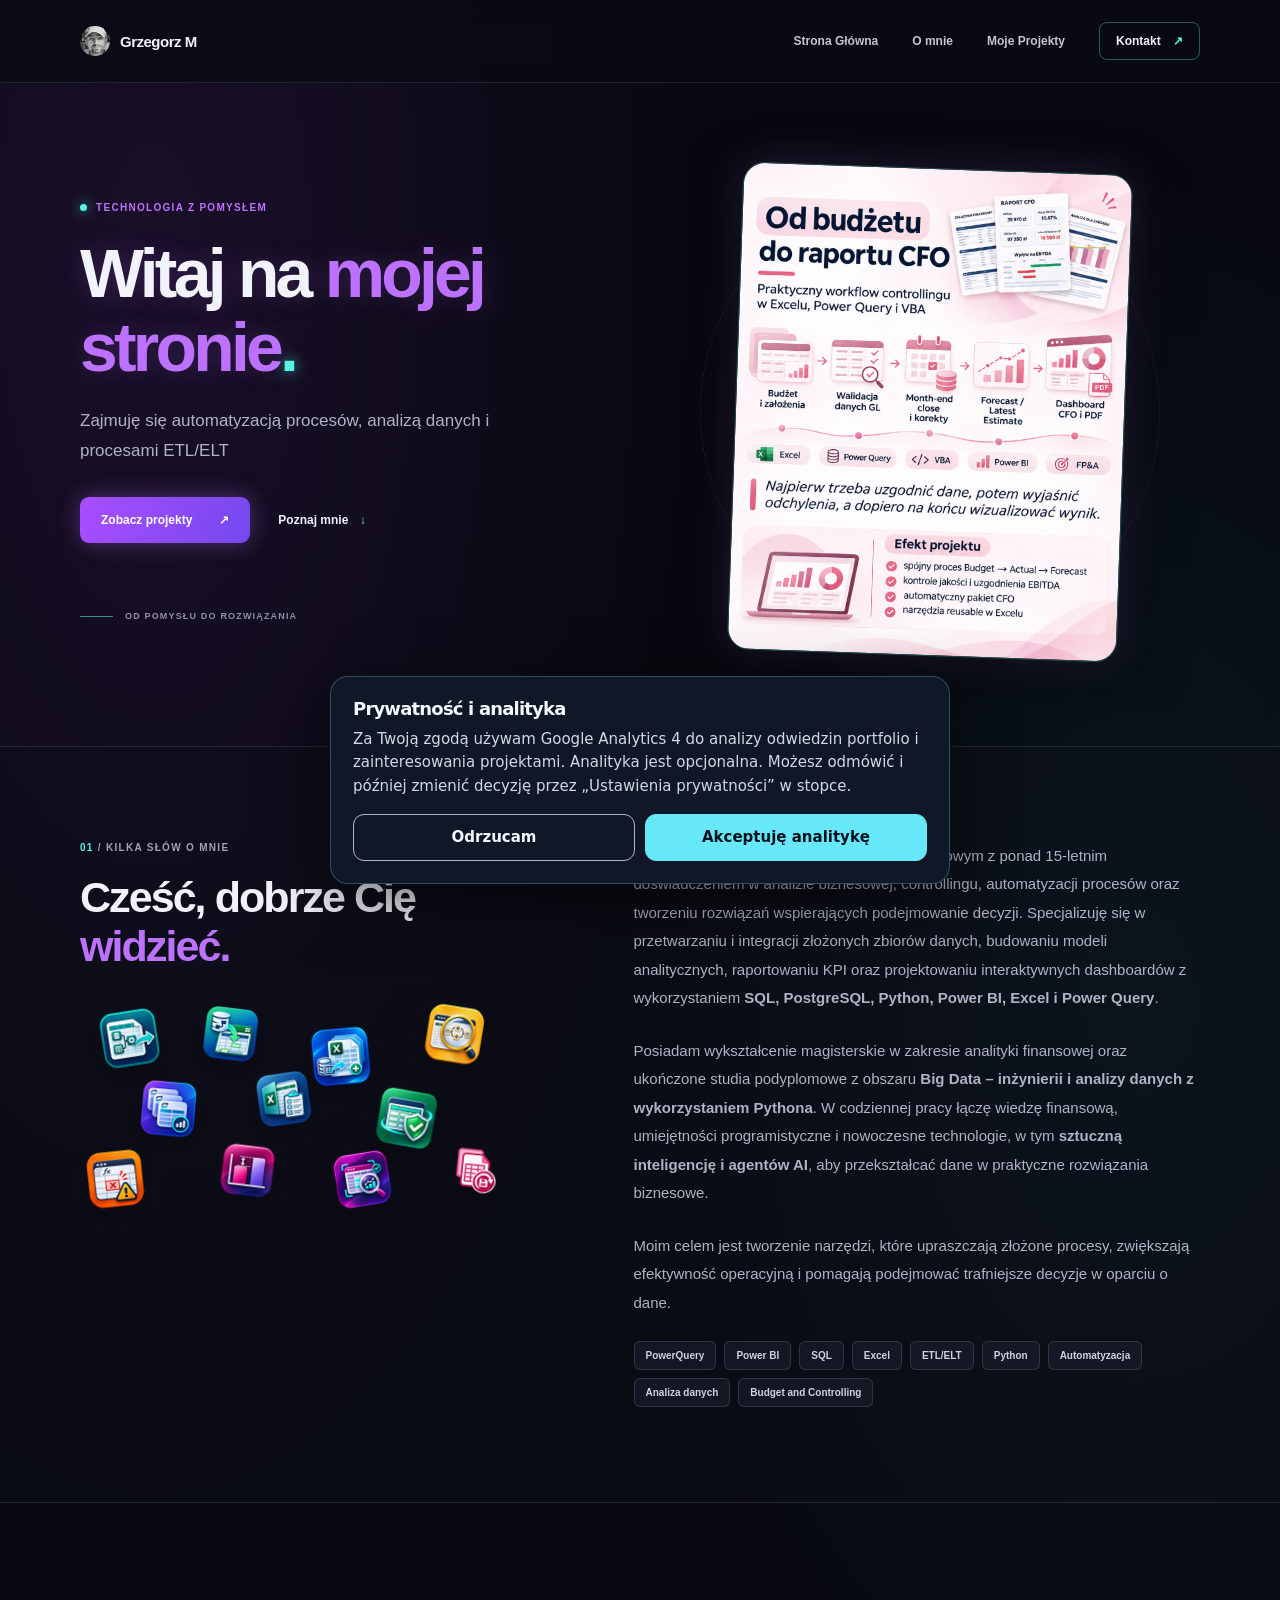
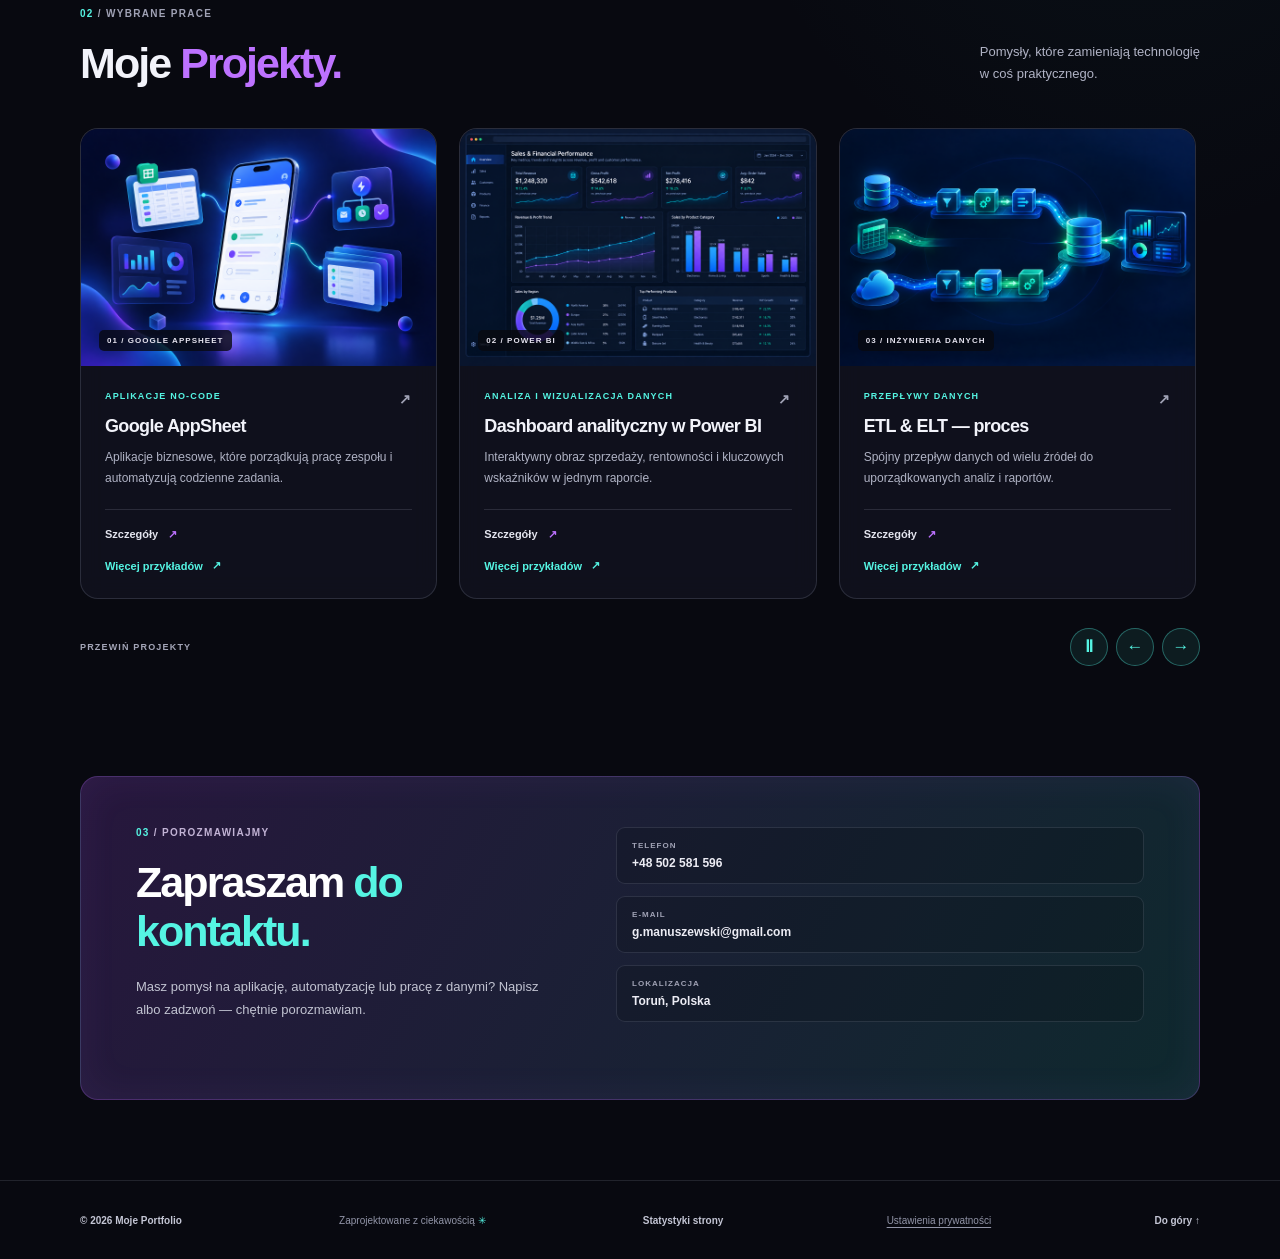
<file: index.html>
<!DOCTYPE html>
<html lang="pl">
<head>
  
<!-- GM Portfolio: Consent Mode v2; uruchamia się przed kontenerem GTM. -->
<script>
(function () {
  'use strict';
  var key = 'gm_portfolio_analytics_consent_v1';
  var choice = null;
  try { choice = window.localStorage.getItem(key); } catch (err) { /* pamięć niedostępna */ }
  window.gmConsentChoice = choice === 'granted' ? 'granted' : 'denied';
  window.dataLayer = window.dataLayer || [];
  window.gtag = function () { window.dataLayer.push(arguments); };
  window.gtag('consent', 'default', {
    analytics_storage: 'denied',
    ad_storage: 'denied',
    ad_user_data: 'denied',
    ad_personalization: 'denied',
    functionality_storage: 'granted',
    security_storage: 'granted',
    wait_for_update: 500
  });
  if (window.gmConsentChoice === 'granted') {
    window.gtag('consent', 'update', {analytics_storage: 'granted'});
  }
})();
</script>

<!-- Google Tag Manager -->
<script>
(function(w,d,s,l,i){
  w[l]=w[l]||[];
  w[l].push({'gtm.start':new Date().getTime(),event:'gtm.js'});
  var f=d.getElementsByTagName(s)[0],
      j=d.createElement(s),
      dl=l!='dataLayer'?'&l='+l:'';
  j.async=true;
  j.src='https://www.googletagmanager.com/gtm.js?id='+i+dl;
  f.parentNode.insertBefore(j,f);
})(window,document,'script','dataLayer','GTM-5FH9C9MZ');
</script>
<!-- End Google Tag Manager -->
<script>
// Jedyny wyzwalacz tagu GA4: zdarzenie po wcześniej udzielonej zgodzie.
if (window.gmConsentChoice === 'granted') {
  window.dataLayer.push({event: 'gm_analytics_consent_granted'});
}
</script>

  <meta charset="UTF-8">
  <meta name="viewport" content="width=device-width, initial-scale=1.0">
  <meta name="description" content="Portfolio projektów z zakresu automatyzacji, analizy danych i Smart Home.">
  <meta name="robots" content="noindex, nofollow">
  <meta name="theme-color" content="#080910">
  <link rel="icon" type="image/png" href="favicon.png">
  <title>Moje Portfolio — technologia, która ułatwia życie</title>
  <link rel="stylesheet" href="style.css">
  <script src="script.js" defer></script>
  <script src="gm-analytics-events.js" defer></script>

  <style>
    /* Baner niezależny od istniejącego style.css; nie zmienia stylu portfolio. */
    .gm-consent-banner { position: fixed; z-index: 99999; inset: auto 16px 16px; max-width: 620px;
      margin: 0 auto; padding: 22px; border: 1px solid rgba(103,232,249,.28); border-radius: 18px;
      background: #111727; color: #f4f8ff; box-shadow: 0 18px 65px rgba(0,0,0,.55);
      font: 15px/1.55 system-ui,-apple-system,Segoe UI,sans-serif; }
    .gm-consent-banner[hidden] { display: none !important; }
    .gm-consent-title { font-size: 18px; margin: 0 0 8px; font-weight: 700; }
    .gm-consent-banner p { margin: 0 0 16px; color: #d0d9e6; }
    .gm-consent-actions { display: flex; flex-wrap: wrap; gap: 10px; }
    .gm-consent-actions button { flex: 1 1 170px; cursor:pointer; border-radius: 11px;
      padding: 11px 14px; font: inherit; font-weight: 650; }
    #gm-consent-accept { color: #06121d; background: #67e8f9; border: 1px solid #67e8f9; }
    #gm-consent-reject { color: #f4f8ff; background: transparent; border: 1px solid #a7b8cd; }
    .gm-consent-manage { background: none; border: 0; color: inherit; cursor: pointer;
      font: inherit; text-decoration: underline; text-underline-offset: 3px; }
    .gm-consent-actions button:focus-visible, .gm-consent-manage:focus-visible {
      outline: 3px solid #67e8f9; outline-offset: 3px; }
    @media (max-width: 580px) { .gm-consent-banner { inset: auto 10px 10px; padding: 16px; } }
  </style>
</head>
<body>

  <header class="site-header">
    <nav class="navigation container" aria-label="Nawigacja główna">
      <a class="brand" href="#start" aria-label="Moje Portfolio — strona główna">
        <img class="brand-mark" src="gm.jpg" alt="" aria-hidden="true">
        <span>Grzegorz M</span>
      </a>
      <div class="nav-links">
        <a href="#start">Strona Główna</a>
        <a href="#o-mnie">O mnie</a>
        <a href="#projekty">Moje Projekty</a>
        <a class="nav-contact" href="#kontakt">Kontakt <span aria-hidden="true">↗</span></a>
      </div>
    </nav>
  </header>

  <main>
    <section class="hero section" id="start">
      <div class="container hero-layout">
        <div class="hero-content">
          <p class="eyebrow"><span class="status-dot"></span> TECHNOLOGIA Z POMYSŁEM</p>
          <h1>Witaj na <span>mojej stronie<span class="heading-dot">.</span></span></h1>
          <p class="hero-description">Zajmuję się automatyzacją procesów, analizą danych i procesami ETL/ELT</p>
          <div class="hero-actions">
            <a class="button button-primary" href="#projekty">Zobacz projekty <span aria-hidden="true">↗</span></a>
            <a class="text-link" href="#o-mnie">Poznaj mnie <span aria-hidden="true">↓</span></a>
          </div>
          <div class="hero-caption"><span></span> OD POMYSŁU DO ROZWIĄZANIA</div>
        </div>

        <div class="hero-visual" aria-hidden="true">
          <div class="visual-orbit orbit-one"></div>
          <div class="visual-orbit orbit-two"></div>
          <img class="hero-photo" src="Od budżetu do raportu CFO.png" alt="Wizualizacja raportu CFO od budżetu po analizę wyników">
        </div>
      </div>
    </section>

    <section class="about section" id="o-mnie">
      <div class="container about-layout">
        <div>
          <p class="section-label"><span>01</span> / KILKA SŁÓW O MNIE</p>
          <h2>Cześć, dobrze Cię <span>widzieć.</span></h2>
          <div class="about-collage" aria-label="Ikony narzędzi do pracy z Power Query">
            <img class="collage-icon icon-01" src="01_Export_PQ_Turkus_64.png" alt="Export PQ">
            <img class="collage-icon icon-02" src="02_Import_Aktywny_Zielen_64.png" alt="Import aktywny">
            <img class="collage-icon icon-03" src="03_Import_Nowy_Niebieski_64.png" alt="Import nowy">
            <img class="collage-icon icon-04" src="04_Audyt_PQ_Zloty_64.png" alt="Audyt PQ">
            <img class="collage-icon icon-05" src="05_Liczba_PQ_Fiolet_64.png" alt="Liczba PQ">
            <img class="collage-icon icon-06" src="06_Inwentaryzacja_Niebieski_64.png" alt="Inwentaryzacja">
            <img class="collage-icon icon-07" src="07_Jakosc_Danych_Zielen_64.png" alt="Jakość danych">
            <img class="collage-icon icon-08" src="08_Bledy_Formul_Pomarancz_64.png" alt="Błędy formuł">
            <img class="collage-icon icon-09" src="09_Actual_vs_Budget_Roz_64.png" alt="Actual vs Budget">
            <img class="collage-icon icon-10" src="10_Data_Profiler_Fiolet_64.png" alt="Data Profiler">
            <img class="collage-icon icon-11" src="11_Backup_Roz_64.png" alt="Backup">
          </div>
        </div>
        <div class="about-copy">
          <p>Jestem analitykiem danych i analitykiem finansowym z ponad 15-letnim doświadczeniem w analizie biznesowej, controllingu, automatyzacji procesów oraz tworzeniu rozwiązań wspierających podejmowanie decyzji. Specjalizuję się w przetwarzaniu i integracji złożonych zbiorów danych, budowaniu modeli analitycznych, raportowaniu KPI oraz projektowaniu interaktywnych dashboardów z wykorzystaniem <strong>SQL, PostgreSQL, Python, Power BI, Excel i Power Query</strong>.</p>
          <p>Posiadam wykształcenie magisterskie w zakresie analityki finansowej oraz ukończone studia podyplomowe z obszaru <strong>Big Data – inżynierii i analizy danych z wykorzystaniem Pythona</strong>. W codziennej pracy łączę wiedzę finansową, umiejętności programistyczne i nowoczesne technologie, w tym <strong>sztuczną inteligencję i agentów AI</strong>, aby przekształcać dane w praktyczne rozwiązania biznesowe.</p>
          <p>Moim celem jest tworzenie narzędzi, które upraszczają złożone procesy, zwiększają efektywność operacyjną i pomagają podejmować trafniejsze decyzje w oparciu o dane.</p>
          <div class="tags" aria-label="Obszary zainteresowań">
            <span>PowerQuery</span><span>Power BI</span><span>SQL</span><span>Excel</span><span>ETL/ELT</span><span>Python</span><span>Automatyzacja</span><span>Analiza danych</span><span>Budget and Controlling</span>
          </div>
        </div>
      </div>
    </section>

    <section class="projects section" id="projekty">
      <div class="container">
        <div class="section-heading">
          <div>
            <p class="section-label"><span>02</span> / WYBRANE PRACE</p>
            <h2>Moje <span>Projekty.</span></h2>
          </div>
          <p>Pomysły, które zamieniają technologię<br> w coś praktycznego.</p>
        </div>
        <div class="project-gallery" role="region" aria-label="Galeria projektów">
          <div class="project-grid" id="project-gallery" tabindex="0" aria-label="Projekty. Przewijaj w poziomie.">
            <article class="project-card">
              <div class="card-art project-art" aria-hidden="true">
                <img src="appsheet.png" alt="">
                <span class="art-index">01 / GOOGLE APPSHEET</span>
              </div>
              <div class="card-content">
                <p class="card-category">APLIKACJE NO-CODE <span>↗</span></p>
                <h3>Google AppSheet</h3>
                <p>Aplikacje biznesowe, które porządkują pracę zespołu i automatyzują codzienne zadania.</p>
                <details><summary>Szczegóły <span aria-hidden="true">↗</span></summary><p>Od formularza i centralnej bazy danych po powiadomienia oraz akceptacje — rozwiązanie dopasowane do procesu.</p></details>
                <a class="project-link" href="appsheet.html">Więcej przykładów <span aria-hidden="true">↗</span></a>
              </div>
            </article>
            <article class="project-card">
              <div class="card-art project-art" aria-hidden="true">
                <img src="power-bi-dashboard.png" alt="">
                <span class="art-index">02 / POWER BI</span>
              </div>
              <div class="card-content">
                <p class="card-category">ANALIZA I WIZUALIZACJA DANYCH <span>↗</span></p>
                <h3>Dashboard analityczny w Power BI</h3>
                <p>Interaktywny obraz sprzedaży, rentowności i kluczowych wskaźników w jednym raporcie.</p>
                <details><summary>Szczegóły <span aria-hidden="true">↗</span></summary><p>KPI, trendy miesięczne i porównania produktów oraz regionów pomagają przejść od ogólnego wyniku do konkretnych obserwacji.</p></details>
                <a class="project-link" href="analiza-danych.html">Więcej przykładów <span aria-hidden="true">↗</span></a>
              </div>
            </article>
            <article class="project-card">
              <div class="card-art project-art" aria-hidden="true">
                <img src="etl-elt.png" alt="">
                <span class="art-index">03 / INŻYNIERIA DANYCH</span>
              </div>
              <div class="card-content">
                <p class="card-category">PRZEPŁYWY DANYCH <span>↗</span></p>
                <h3>ETL &amp; ELT — proces</h3>
                <p>Spójny przepływ danych od wielu źródeł do uporządkowanych analiz i raportów.</p>
                <details><summary>Szczegóły <span aria-hidden="true">↗</span></summary><p>Proces obejmuje pobieranie, walidację, transformację i ładowanie danych — z kontrolą jakości na każdym etapie.</p></details>
                <a class="project-link" href="etl-elt.html">Więcej przykładów <span aria-hidden="true">↗</span></a>
              </div>
            </article>
            <article class="project-card">
              <div class="card-art art-finance" aria-hidden="true">
                <img src="budzetowanie-controlling.png" alt="">
                <span class="art-index">04 / FINANSE</span>
              </div>
              <div class="card-content">
                <p class="card-category">BUDŻETOWANIE I CONTROLLING <span>↗</span></p>
                <h3>Od budżetu do raportu CFO</h3>
                <p>Plan, wykonanie i prognoza w jednym obrazie finansów — dla lepszych decyzji.</p>
                <a class="project-link" href="budzetowanie-controlling.html">Poznaj projekt <span aria-hidden="true">↗</span></a>
              </div>
            </article>
            <article class="project-card">
              <div class="card-art project-art nova-art" aria-hidden="true">
                <img src="nova-cfo-raport-cfo-galeria.png" alt="">
                <span class="art-index">05 / NOVA COMPONENTS</span>
              </div>
              <div class="card-content">
                <p class="card-category">RAPORTOWANIE FINANSOWE <span>↗</span></p>
                <h3>Raport CFO — NOVA Components</h3>
                <p>Miesięczne wyniki, budżet i prognoza Q1 z mostkami EBITDA oraz komentarzem dla zarządu.</p>
                <a class="project-link" href="nova-cfo.html">Zobacz raport <span aria-hidden="true">↗</span></a>
              </div>
            </article>
          </div>
          <div class="gallery-controls">
            <span>PRZEWIŃ PROJEKTY</span>
            <div>
              <button class="gallery-button" type="button" aria-label="Wstrzymaj automatyczne przewijanie" aria-controls="project-gallery" id="project-autoplay" aria-pressed="false">Ⅱ</button>
              <button class="gallery-button" type="button" aria-label="Poprzednie projekty" aria-controls="project-gallery" id="project-previous" disabled>←</button>
              <button class="gallery-button" type="button" aria-label="Następne projekty" aria-controls="project-gallery" id="project-next">→</button>
            </div>
          </div>
        </div>
      </div>
    </section>

    <section class="contact section" id="kontakt">
      <div class="container contact-box">
        <div class="contact-copy">
          <p class="section-label"><span>03</span> / POROZMAWIAJMY</p>
          <h2>Zapraszam <span>do kontaktu.</span></h2>
          <p>Masz pomysł na aplikację, automatyzację lub pracę z danymi? Napisz albo zadzwoń — chętnie porozmawiam.</p>
        </div>
        <div class="contact-details">
          <a href="tel:+48502581596"><span>TELEFON</span><strong>+48 502 581 596</strong></a>
          <a href="mailto:g.manuszewski@gmail.com"><span>E-MAIL</span><strong>g.manuszewski@gmail.com</strong></a>
          <div><span>LOKALIZACJA</span><strong>Toruń, Polska</strong></div>
        </div>
      </div>
    </section>
  </main>

  <footer class="footer">
    <div class="container footer-inner"><span>© 2026 Moje Portfolio</span><span>Zaprojektowane z ciekawością <span class="footer-star">✳</span></span><a href="statystyki.html">Statystyki strony</a><button type="button" id="gm-consent-manage" class="gm-consent-manage">Ustawienia prywatności</button><a href="#start">Do góry ↑</a></div>
  </footer>

    <aside id="gm-consent-banner" class="gm-consent-banner" role="dialog" aria-modal="false"
           aria-labelledby="gm-consent-title" aria-describedby="gm-consent-description" hidden>
      <h2 class="gm-consent-title" id="gm-consent-title">Prywatność i analityka</h2>
      <p id="gm-consent-description">Za Twoją zgodą używam Google Analytics 4 do analizy
      odwiedzin portfolio i zainteresowania projektami. Analityka jest opcjonalna.
      Możesz odmówić i później zmienić decyzję przez „Ustawienia prywatności” w stopce.</p>
      <div class="gm-consent-actions">
        <button id="gm-consent-reject" type="button">Odrzucam</button>
        <button id="gm-consent-accept" type="button">Akceptuję analitykę</button>
      </div>
    </aside>
    <script>
    (function () {
      'use strict';
      var key = 'gm_portfolio_analytics_consent_v1';
      var banner = document.getElementById('gm-consent-banner');
      var manage = document.getElementById('gm-consent-manage');
      function show() { banner.hidden = false; }
      function save(choice) {
        var saved = false;
        try { window.localStorage.setItem(key, choice); saved = true; }
        catch (err) { /* przy niedostępnej pamięci zgoda jest tylko na bieżącą sesję */ }
        if (choice === 'denied') {
          window.gtag('consent', 'update', {analytics_storage: 'denied'});
        } else {
          window.gtag('consent', 'update', {analytics_storage: 'granted'});
        }
        // Restart strony gwarantuje właściwą kolejność consent → wyzwalacz GTM.
        // Cofnięcie zgody nie cofa danych wysłanych przed zmianą decyzji.
        if (choice === 'granted' && !saved) {
          // Tryb bez localStorage: ze względów prywatności nie włączamy pomiaru.
          banner.hidden = true;
          return;
        }
        window.location.reload();
      }
      document.getElementById('gm-consent-accept').addEventListener('click', function () {save('granted');});
      document.getElementById('gm-consent-reject').addEventListener('click', function () {save('denied');});
      manage.addEventListener('click', show);
      var stored = null;
      try { stored = window.localStorage.getItem(key); } catch (err) { /* brak zapisu */ }
      if (stored !== 'granted' && stored !== 'denied') show();
    })();
    </script>
</body>
</html>
</file>
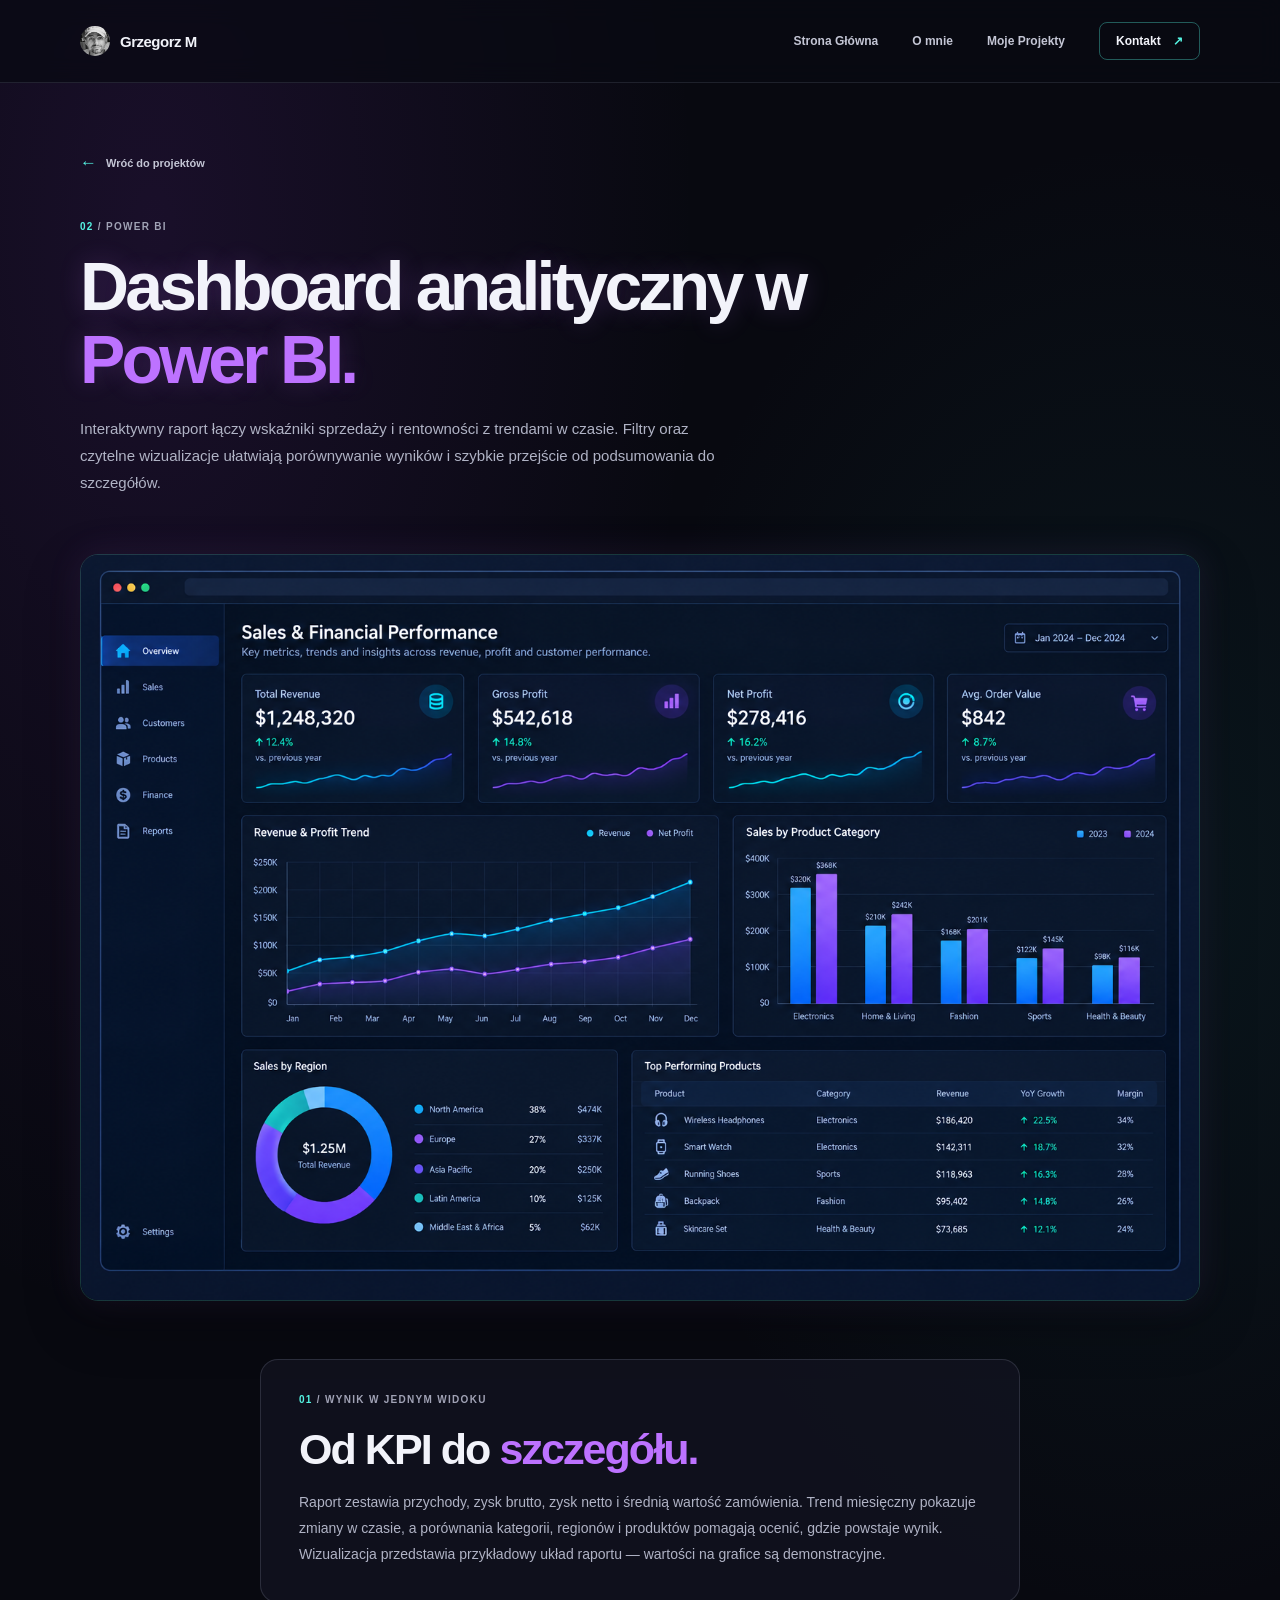
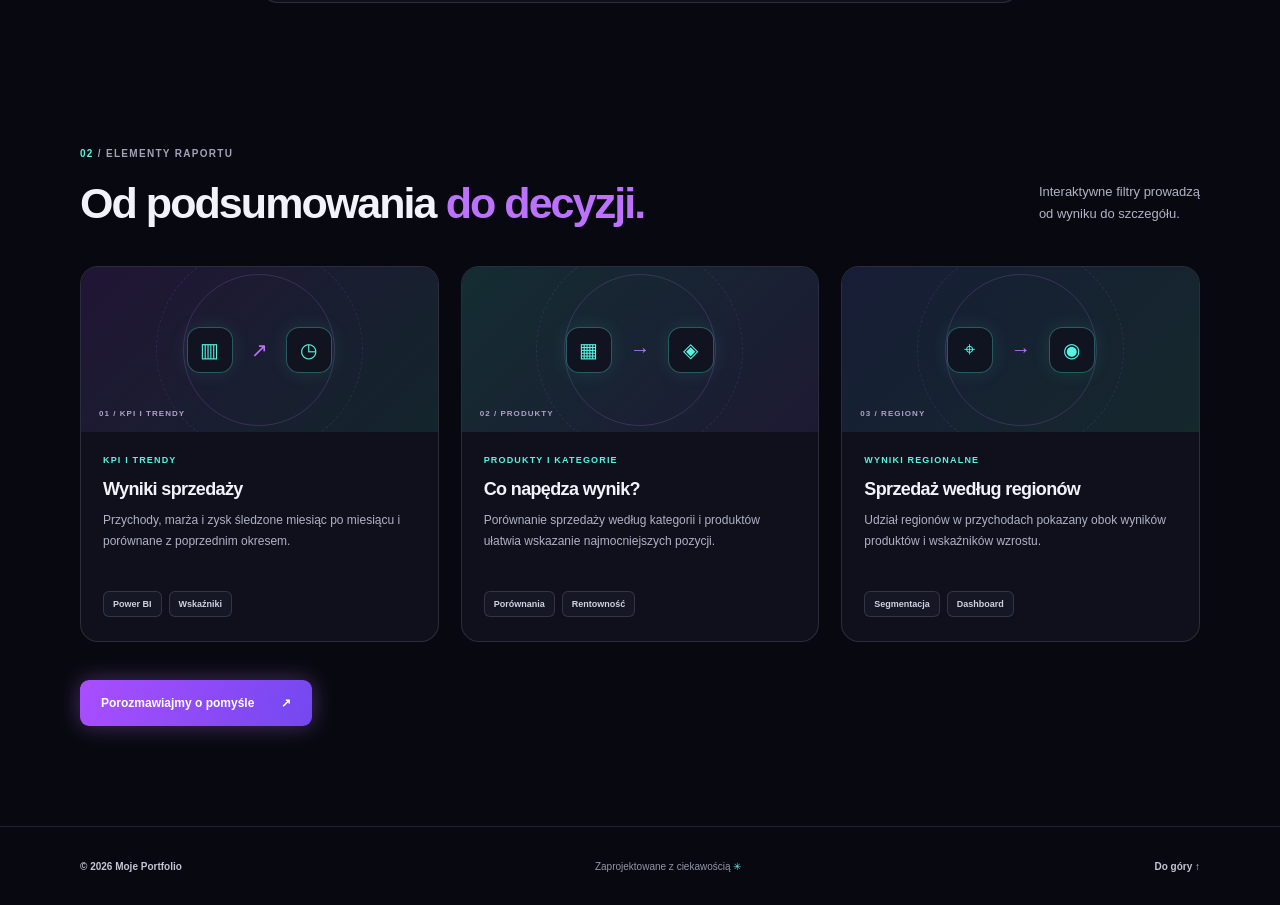
<file: analiza-danych.html>
<!DOCTYPE html>
<html lang="pl">
<head>
  <meta charset="UTF-8">
  <meta name="viewport" content="width=device-width, initial-scale=1.0">
  <meta name="description" content="Dashboard analityczny w Power BI: KPI sprzedaży i rentowności, trendy miesięczne, produkty i wyniki regionalne.">
  <meta name="robots" content="noindex, nofollow">
  <meta name="theme-color" content="#080910">
  <link rel="icon" type="image/png" href="favicon.png">
  <title>Dashboard analityczny w Power BI — Moje Portfolio</title>
  <link rel="stylesheet" href="style.css">
  <script src="script.js" defer></script>
</head>
<body>
  <header class="site-header">
    <nav class="navigation container" aria-label="Nawigacja główna">
      <a class="brand" href="index.html#start" aria-label="Moje Portfolio — strona główna">
        <img class="brand-mark" src="gm.jpg" alt="" aria-hidden="true">
        <span>Grzegorz M</span>
      </a>
      <div class="nav-links">
        <a href="index.html#start">Strona Główna</a>
        <a href="index.html#o-mnie">O mnie</a>
        <a href="index.html#projekty">Moje Projekty</a>
        <a class="nav-contact" href="index.html#kontakt">Kontakt <span aria-hidden="true">↗</span></a>
      </div>
    </nav>
  </header>

  <main>
    <section class="detail-hero section" id="start">
      <div class="container">
        <a class="back-link" href="index.html#projekty"><span aria-hidden="true">←</span> Wróć do projektów</a>
        <p class="section-label"><span>02</span> / POWER BI</p>
        <h1>Dashboard analityczny w <span>Power BI.</span></h1>
        <p class="detail-intro">Interaktywny raport łączy wskaźniki sprzedaży i rentowności z trendami w czasie. Filtry oraz czytelne wizualizacje ułatwiają porównywanie wyników i szybkie przejście od podsumowania do szczegółów.</p>
      </div>
    </section>

    <section class="finance-visual section" aria-label="Wizualizacja dashboardu analitycznego w Power BI">
      <div class="container">
        <img class="dashboard-preview" src="power-bi-dashboard.png" alt="Przykładowy dashboard analityczny: karty KPI, miesięczny trend przychodów i zysku, sprzedaż według kategorii i regionów oraz tabela produktów">
      </div>
    </section>

    <section class="finance-summary section">
      <div class="container">
        <div>
          <p class="section-label"><span>01</span> / WYNIK W JEDNYM WIDOKU</p>
          <h2>Od KPI do <span>szczegółu.</span></h2>
          <p>Raport zestawia przychody, zysk brutto, zysk netto i średnią wartość zamówienia. Trend miesięczny pokazuje zmiany w czasie, a porównania kategorii, regionów i produktów pomagają ocenić, gdzie powstaje wynik. Wizualizacja przedstawia przykładowy układ raportu — wartości na grafice są demonstracyjne.</p>
        </div>
      </div>
    </section>

    <section class="sample-projects section">
      <div class="container">
        <div class="section-heading">
          <div><p class="section-label"><span>02</span> / ELEMENTY RAPORTU</p><h2>Od podsumowania <span>do decyzji.</span></h2></div>
          <p>Interaktywne filtry prowadzą<br>od wyniku do szczegółu.</p>
        </div>
        <div class="sample-grid">
          <article class="sample-card">
            <div class="sample-art sample-art-purple" aria-hidden="true"><span>▥</span><i>↗</i><span>◷</span><small>01 / KPI I TRENDY</small></div>
            <div class="sample-content"><p class="card-category">KPI I TRENDY</p><h3>Wyniki sprzedaży</h3><p>Przychody, marża i zysk śledzone miesiąc po miesiącu i porównane z poprzednim okresem.</p><div class="tags"><span>Power BI</span><span>Wskaźniki</span></div></div>
          </article>
          <article class="sample-card">
            <div class="sample-art sample-art-cyan" aria-hidden="true"><span>▦</span><i>→</i><span>◈</span><small>02 / PRODUKTY</small></div>
            <div class="sample-content"><p class="card-category">PRODUKTY I KATEGORIE</p><h3>Co napędza wynik?</h3><p>Porównanie sprzedaży według kategorii i produktów ułatwia wskazanie najmocniejszych pozycji.</p><div class="tags"><span>Porównania</span><span>Rentowność</span></div></div>
          </article>
          <article class="sample-card">
            <div class="sample-art sample-art-mix" aria-hidden="true"><span>⌖</span><i>→</i><span>◉</span><small>03 / REGIONY</small></div>
            <div class="sample-content"><p class="card-category">WYNIKI REGIONALNE</p><h3>Sprzedaż według regionów</h3><p>Udział regionów w przychodach pokazany obok wyników produktów i wskaźników wzrostu.</p><div class="tags"><span>Segmentacja</span><span>Dashboard</span></div></div>
          </article>
        </div>
        <a class="button button-primary detail-cta" href="index.html#kontakt">Porozmawiajmy o pomyśle <span aria-hidden="true">↗</span></a>
      </div>
    </section>
  </main>

  <footer class="footer"><div class="container footer-inner"><span>© 2026 Moje Portfolio</span><span>Zaprojektowane z ciekawością <span class="footer-star">✳</span></span><a href="#start">Do góry ↑</a></div></footer>
</body>
</html>
</file>
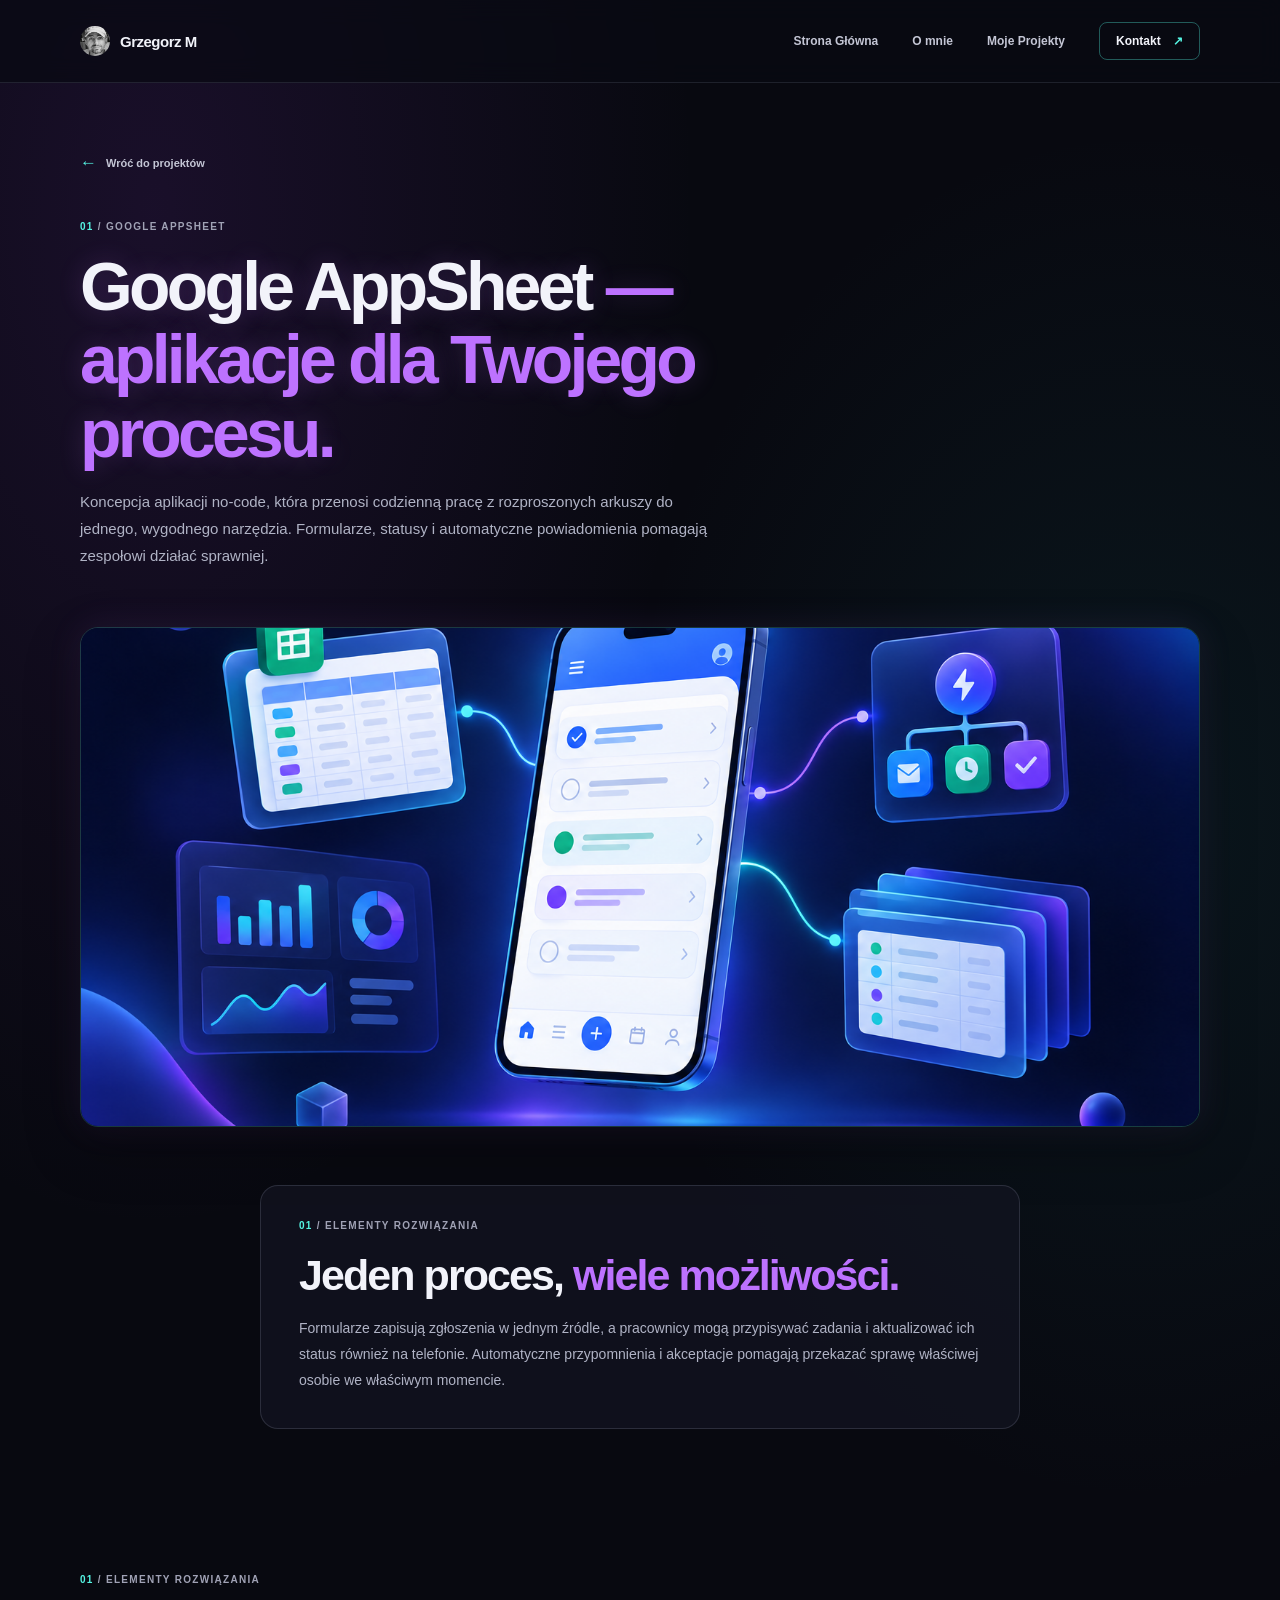
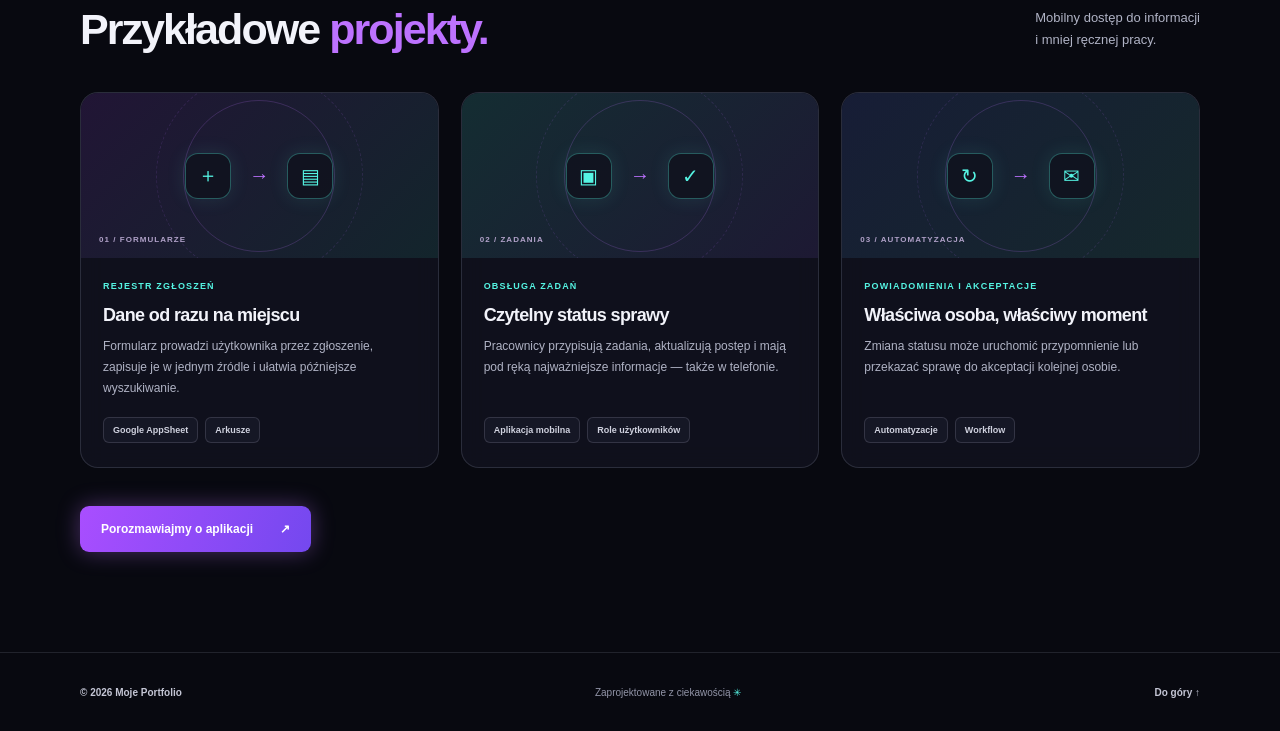
<file: appsheet.html>
<!DOCTYPE html>
<html lang="pl">
<head>
  <meta charset="UTF-8">
  <meta name="viewport" content="width=device-width, initial-scale=1.0">
  <meta name="description" content="Projekt aplikacji biznesowej Google AppSheet: formularze, obsługa zadań i automatyzacja pracy zespołu.">
  <meta name="robots" content="noindex, nofollow">
  <meta name="theme-color" content="#080910">
  <link rel="icon" type="image/png" href="favicon.png">
  <title>Google AppSheet — Moje Portfolio</title>
  <link rel="stylesheet" href="style.css">
  <script src="script.js" defer></script>
</head>
<body>
  <header class="site-header">
    <nav class="navigation container" aria-label="Nawigacja główna">
      <a class="brand" href="index.html#start" aria-label="Moje Portfolio — strona główna">
        <img class="brand-mark" src="gm.jpg" alt="" aria-hidden="true">
        <span>Grzegorz M</span>
      </a>
      <div class="nav-links">
        <a href="index.html#start">Strona Główna</a>
        <a href="index.html#o-mnie">O mnie</a>
        <a href="index.html#projekty">Moje Projekty</a>
        <a class="nav-contact" href="index.html#kontakt">Kontakt <span aria-hidden="true">↗</span></a>
      </div>
    </nav>
  </header>

  <main>
    <section class="detail-hero section" id="start">
      <div class="container">
        <a class="back-link" href="index.html#projekty"><span aria-hidden="true">←</span> Wróć do projektów</a>
        <p class="section-label"><span>01</span> / GOOGLE APPSHEET</p>
        <h1>Google AppSheet <span>— aplikacje dla Twojego procesu.</span></h1>
        <p class="detail-intro">Koncepcja aplikacji no-code, która przenosi codzienną pracę z rozproszonych arkuszy do jednego, wygodnego narzędzia. Formularze, statusy i automatyczne powiadomienia pomagają zespołowi działać sprawniej.</p>
      </div>
    </section>

    <section class="finance-visual section" aria-label="Wizualizacja projektu Google AppSheet">
      <div class="container">
        <img src="appsheet.png" alt="Ilustracja aplikacji mobilnej połączonej z arkuszem danych i automatyzacją">
      </div>
    </section>

    <section class="finance-summary section">
      <div class="container">
        <div>
          <p class="section-label"><span>01</span> / ELEMENTY ROZWIĄZANIA</p>
          <h2>Jeden proces, <span>wiele możliwości.</span></h2>
          <p>Formularze zapisują zgłoszenia w jednym źródle, a pracownicy mogą przypisywać zadania i aktualizować ich status również na telefonie. Automatyczne przypomnienia i akceptacje pomagają przekazać sprawę właściwej osobie we właściwym momencie.</p>
        </div>
      </div>
    </section>

    <section class="sample-projects section">
      <div class="container">
        <div class="section-heading">
          <div><p class="section-label"><span>01</span> / ELEMENTY ROZWIĄZANIA</p><h2>Przykładowe <span>projekty.</span></h2></div>
          <p>Mobilny dostęp do informacji<br>i mniej ręcznej pracy.</p>
        </div>
        <div class="sample-grid">
          <article class="sample-card">
            <div class="sample-art sample-art-purple" aria-hidden="true"><span>＋</span><i>→</i><span>▤</span><small>01 / FORMULARZE</small></div>
            <div class="sample-content"><p class="card-category">REJESTR ZGŁOSZEŃ</p><h3>Dane od razu na miejscu</h3><p>Formularz prowadzi użytkownika przez zgłoszenie, zapisuje je w jednym źródle i ułatwia późniejsze wyszukiwanie.</p><div class="tags"><span>Google AppSheet</span><span>Arkusze</span></div></div>
          </article>
          <article class="sample-card">
            <div class="sample-art sample-art-cyan" aria-hidden="true"><span>▣</span><i>→</i><span>✓</span><small>02 / ZADANIA</small></div>
            <div class="sample-content"><p class="card-category">OBSŁUGA ZADAŃ</p><h3>Czytelny status sprawy</h3><p>Pracownicy przypisują zadania, aktualizują postęp i mają pod ręką najważniejsze informacje — także w telefonie.</p><div class="tags"><span>Aplikacja mobilna</span><span>Role użytkowników</span></div></div>
          </article>
          <article class="sample-card">
            <div class="sample-art sample-art-mix" aria-hidden="true"><span>↻</span><i>→</i><span>✉</span><small>03 / AUTOMATYZACJA</small></div>
            <div class="sample-content"><p class="card-category">POWIADOMIENIA I AKCEPTACJE</p><h3>Właściwa osoba, właściwy moment</h3><p>Zmiana statusu może uruchomić przypomnienie lub przekazać sprawę do akceptacji kolejnej osobie.</p><div class="tags"><span>Automatyzacje</span><span>Workflow</span></div></div>
          </article>
        </div>
        <a class="button button-primary detail-cta" href="index.html#kontakt">Porozmawiajmy o aplikacji <span aria-hidden="true">↗</span></a>
      </div>
    </section>
  </main>

  <footer class="footer"><div class="container footer-inner"><span>© 2026 Moje Portfolio</span><span>Zaprojektowane z ciekawością <span class="footer-star">✳</span></span><a href="#start">Do góry ↑</a></div></footer>
</body>
</html>
</file>
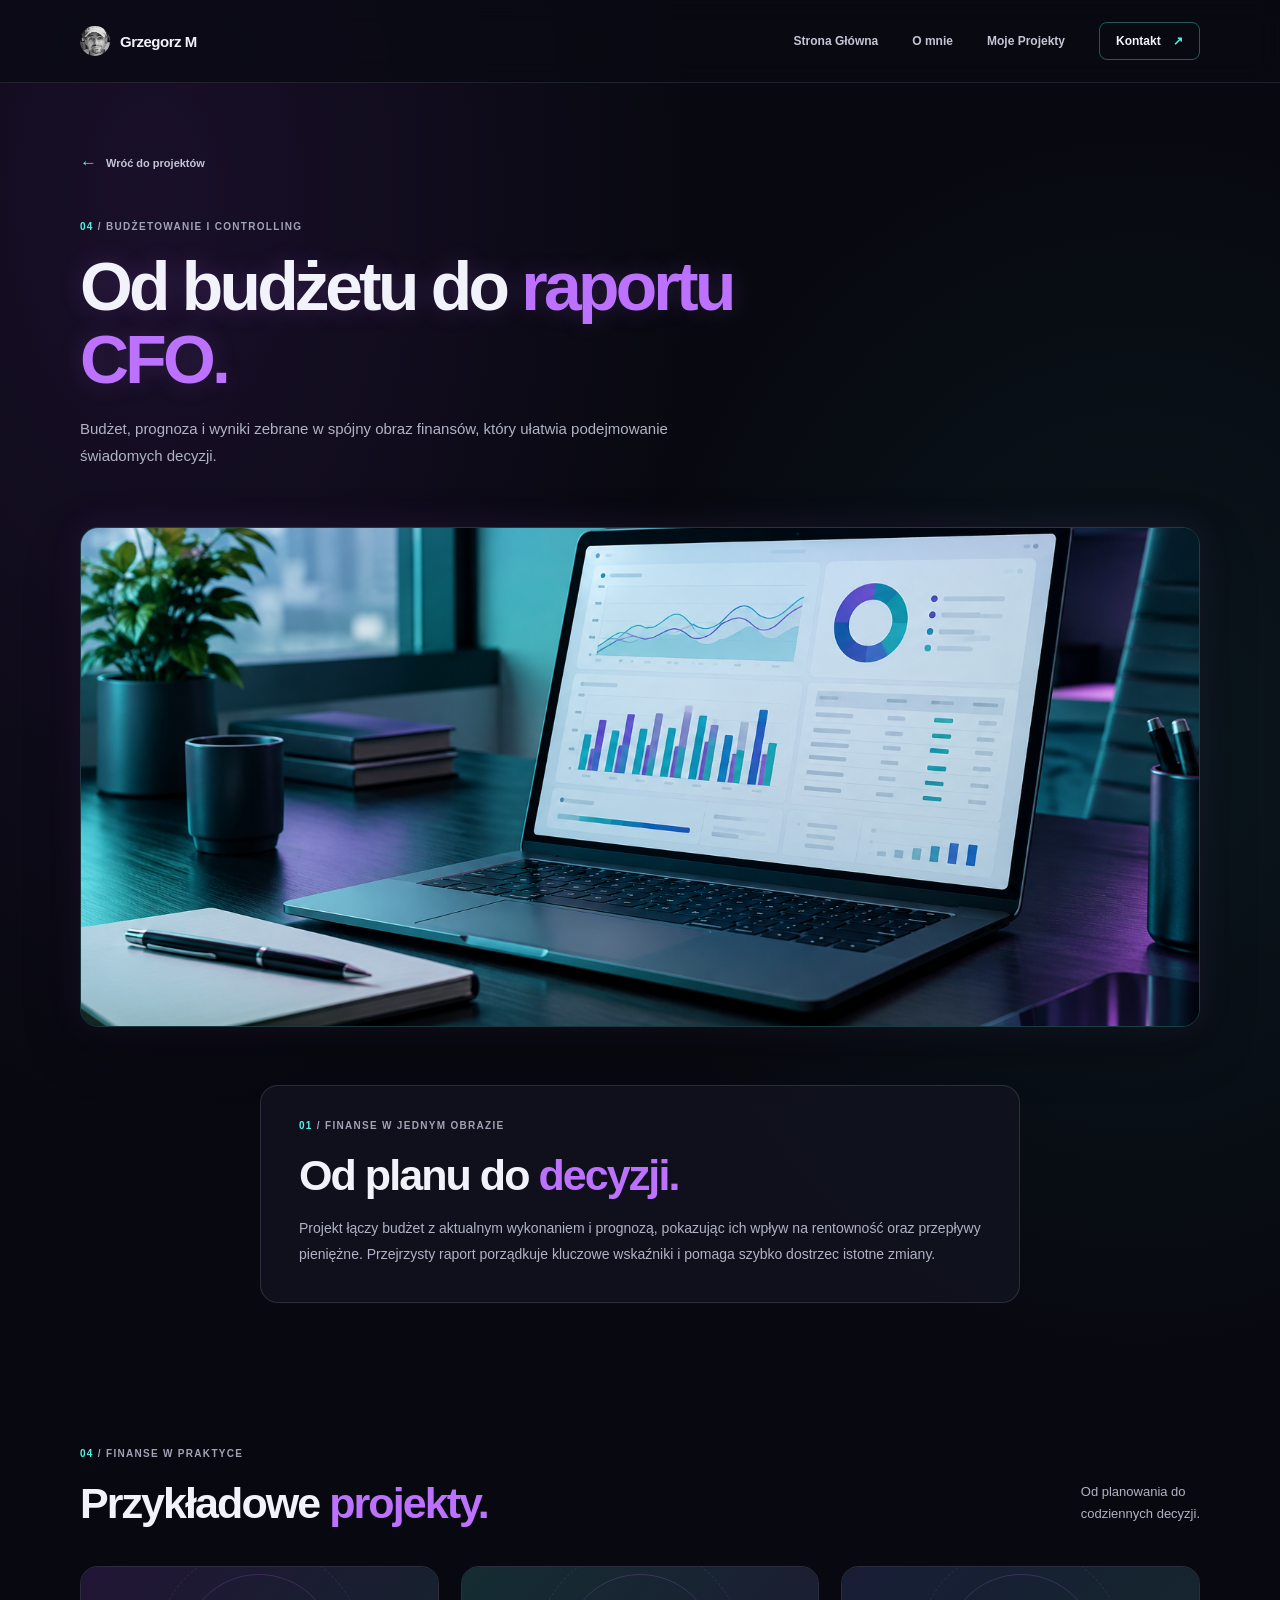
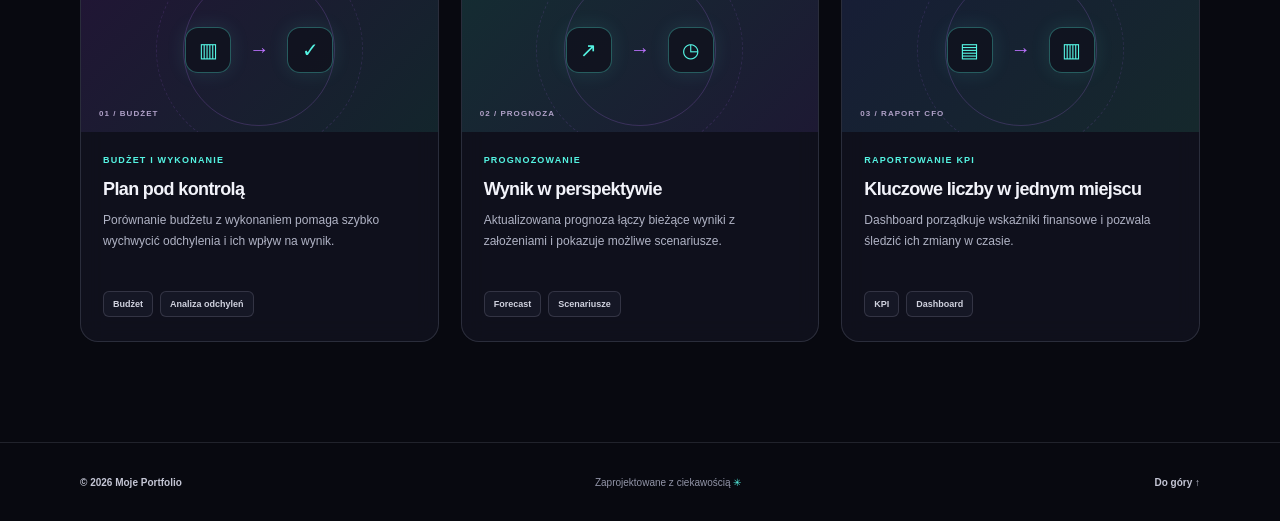
<file: budzetowanie-controlling.html>
<!DOCTYPE html>
<html lang="pl">
<head>
  <meta charset="UTF-8">
  <meta name="viewport" content="width=device-width, initial-scale=1.0">
  <meta name="description" content="Budżetowanie i controlling — od planu finansowego do czytelnego raportu CFO.">
  <meta name="robots" content="noindex, nofollow">
  <meta name="theme-color" content="#080910">
  <link rel="icon" type="image/png" href="favicon.png">
  <title>Budżetowanie i controlling — Moje Portfolio</title>
  <link rel="stylesheet" href="style.css">
  <script src="script.js" defer></script>
</head>
<body>
  <header class="site-header">
    <nav class="navigation container" aria-label="Nawigacja główna">
      <a class="brand" href="index.html#start" aria-label="Moje Portfolio — strona główna">
        <img class="brand-mark" src="gm.jpg" alt="" aria-hidden="true">
        <span>Grzegorz M</span>
      </a>
      <div class="nav-links">
        <a href="index.html#start">Strona Główna</a>
        <a href="index.html#o-mnie">O mnie</a>
        <a href="index.html#projekty">Moje Projekty</a>
        <a class="nav-contact" href="index.html#kontakt">Kontakt <span aria-hidden="true">↗</span></a>
      </div>
    </nav>
  </header>

  <main>
    <section class="detail-hero section" id="start">
      <div class="container">
        <a class="back-link" href="index.html#projekty"><span aria-hidden="true">←</span> Wróć do projektów</a>
        <p class="section-label"><span>04</span> / BUDŻETOWANIE I CONTROLLING</p>
        <h1>Od budżetu do <span>raportu CFO.</span></h1>
        <p class="detail-intro">Budżet, prognoza i wyniki zebrane w spójny obraz finansów, który ułatwia podejmowanie świadomych decyzji.</p>
      </div>
    </section>

    <section class="finance-visual section" aria-label="Wizualizacja raportu finansowego">
      <div class="container">
        <img src="budzetowanie-controlling.png" alt="Laptop z dashboardem finansowym i wykresami na biurku">
      </div>
    </section>

    <section class="finance-summary section">
      <div class="container">
        <div>
          <p class="section-label"><span>01</span> / FINANSE W JEDNYM OBRAZIE</p>
          <h2>Od planu do <span>decyzji.</span></h2>
          <p>Projekt łączy budżet z aktualnym wykonaniem i prognozą, pokazując ich wpływ na rentowność oraz przepływy pieniężne. Przejrzysty raport porządkuje kluczowe wskaźniki i pomaga szybko dostrzec istotne zmiany.</p>
        </div>
      </div>
    </section>

    <section class="sample-projects section">
      <div class="container">
        <div class="section-heading">
          <div><p class="section-label"><span>04</span> / FINANSE W PRAKTYCE</p><h2>Przykładowe <span>projekty.</span></h2></div>
          <p>Od planowania do<br>codziennych decyzji.</p>
        </div>
        <div class="sample-grid">
          <article class="sample-card">
            <div class="sample-art sample-art-purple" aria-hidden="true"><span>▥</span><i>→</i><span>✓</span><small>01 / BUDŻET</small></div>
            <div class="sample-content"><p class="card-category">BUDŻET I WYKONANIE</p><h3>Plan pod kontrolą</h3><p>Porównanie budżetu z wykonaniem pomaga szybko wychwycić odchylenia i ich wpływ na wynik.</p><div class="tags"><span>Budżet</span><span>Analiza odchyleń</span></div></div>
          </article>
          <article class="sample-card">
            <div class="sample-art sample-art-cyan" aria-hidden="true"><span>↗</span><i>→</i><span>◷</span><small>02 / PROGNOZA</small></div>
            <div class="sample-content"><p class="card-category">PROGNOZOWANIE</p><h3>Wynik w perspektywie</h3><p>Aktualizowana prognoza łączy bieżące wyniki z założeniami i pokazuje możliwe scenariusze.</p><div class="tags"><span>Forecast</span><span>Scenariusze</span></div></div>
          </article>
          <article class="sample-card">
            <div class="sample-art sample-art-mix" aria-hidden="true"><span>▤</span><i>→</i><span>▥</span><small>03 / RAPORT CFO</small></div>
            <div class="sample-content"><p class="card-category">RAPORTOWANIE KPI</p><h3>Kluczowe liczby w jednym miejscu</h3><p>Dashboard porządkuje wskaźniki finansowe i pozwala śledzić ich zmiany w czasie.</p><div class="tags"><span>KPI</span><span>Dashboard</span></div></div>
          </article>
        </div>
      </div>
    </section>
  </main>

  <footer class="footer"><div class="container footer-inner"><span>© 2026 Moje Portfolio</span><span>Zaprojektowane z ciekawością <span class="footer-star">✳</span></span><a href="#start">Do góry ↑</a></div></footer>
</body>
</html>
</file>
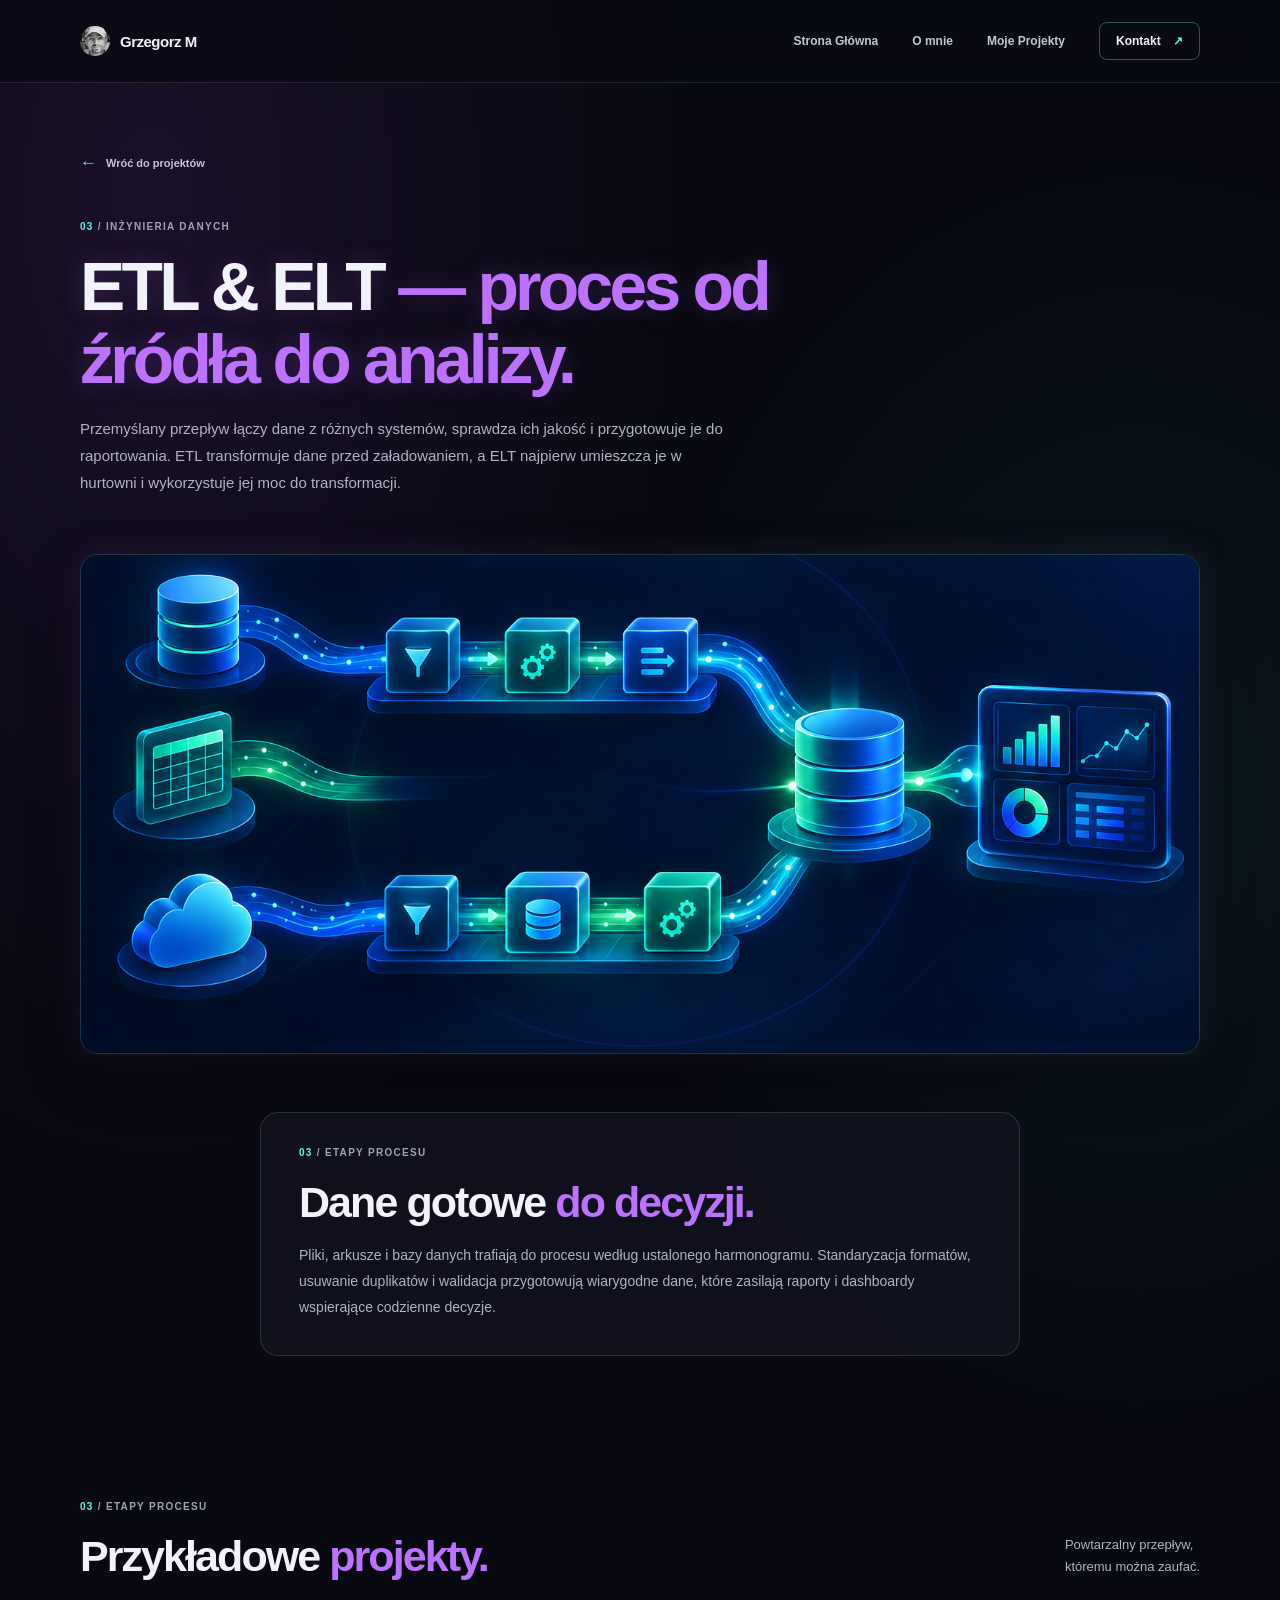
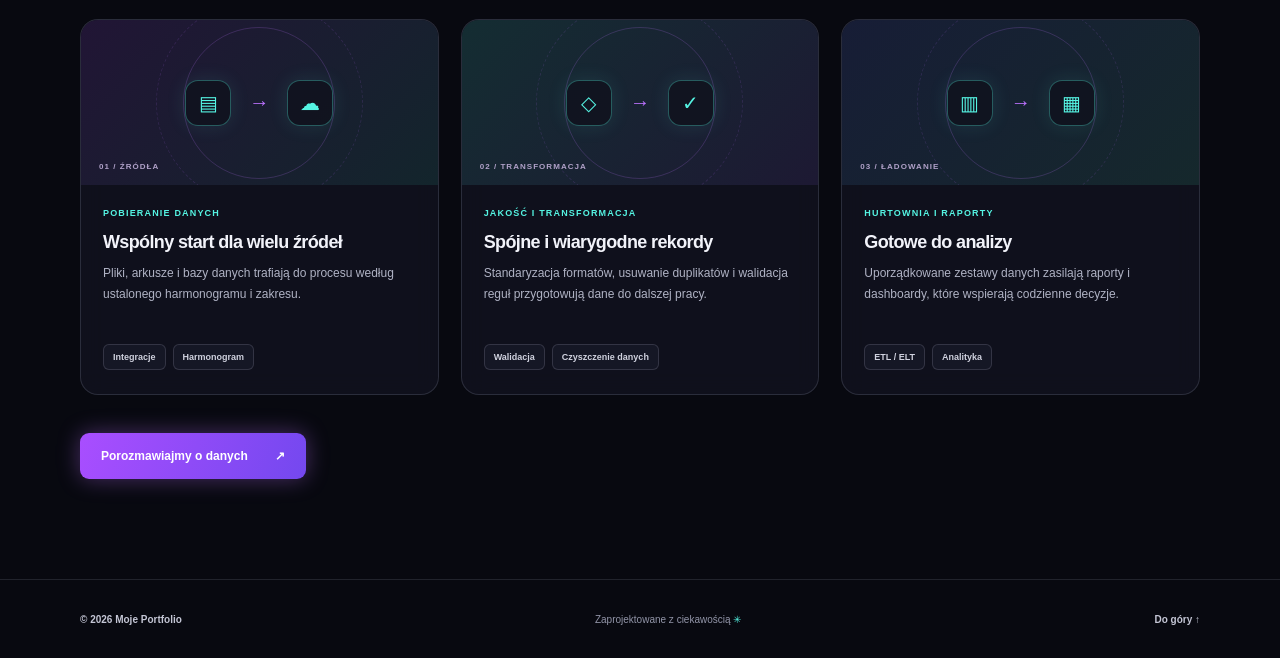
<file: etl-elt.html>
<!DOCTYPE html>
<html lang="pl">
<head>
  <meta charset="UTF-8">
  <meta name="viewport" content="width=device-width, initial-scale=1.0">
  <meta name="description" content="Proces ETL i ELT: integracja źródeł, transformacja, kontrola jakości i przygotowanie danych do analiz.">
  <meta name="robots" content="noindex, nofollow">
  <meta name="theme-color" content="#080910">
  <link rel="icon" type="image/png" href="favicon.png">
  <title>ETL &amp; ELT — Moje Portfolio</title>
  <link rel="stylesheet" href="style.css">
  <script src="script.js" defer></script>
</head>
<body>
  <header class="site-header">
    <nav class="navigation container" aria-label="Nawigacja główna">
      <a class="brand" href="index.html#start" aria-label="Moje Portfolio — strona główna">
        <img class="brand-mark" src="gm.jpg" alt="" aria-hidden="true">
        <span>Grzegorz M</span>
      </a>
      <div class="nav-links">
        <a href="index.html#start">Strona Główna</a>
        <a href="index.html#o-mnie">O mnie</a>
        <a href="index.html#projekty">Moje Projekty</a>
        <a class="nav-contact" href="index.html#kontakt">Kontakt <span aria-hidden="true">↗</span></a>
      </div>
    </nav>
  </header>

  <main>
    <section class="detail-hero section" id="start">
      <div class="container">
        <a class="back-link" href="index.html#projekty"><span aria-hidden="true">←</span> Wróć do projektów</a>
        <p class="section-label"><span>03</span> / INŻYNIERIA DANYCH</p>
        <h1>ETL &amp; ELT <span>— proces od źródła do analizy.</span></h1>
        <p class="detail-intro">Przemyślany przepływ łączy dane z różnych systemów, sprawdza ich jakość i przygotowuje je do raportowania. ETL transformuje dane przed załadowaniem, a ELT najpierw umieszcza je w hurtowni i wykorzystuje jej moc do transformacji.</p>
      </div>
    </section>

    <section class="finance-visual section" aria-label="Wizualizacja procesu ETL i ELT">
      <div class="container">
        <img src="etl-elt.png" alt="Dwie ścieżki danych z baz, arkuszy i chmury prowadzące przez transformację do hurtowni i dashboardu">
      </div>
    </section>

    <section class="finance-summary section">
      <div class="container">
        <div>
          <p class="section-label"><span>03</span> / ETAPY PROCESU</p>
          <h2>Dane gotowe <span>do decyzji.</span></h2>
          <p>Pliki, arkusze i bazy danych trafiają do procesu według ustalonego harmonogramu. Standaryzacja formatów, usuwanie duplikatów i walidacja przygotowują wiarygodne dane, które zasilają raporty i dashboardy wspierające codzienne decyzje.</p>
        </div>
      </div>
    </section>

    <section class="sample-projects section">
      <div class="container">
        <div class="section-heading">
          <div><p class="section-label"><span>03</span> / ETAPY PROCESU</p><h2>Przykładowe <span>projekty.</span></h2></div>
          <p>Powtarzalny przepływ,<br>któremu można zaufać.</p>
        </div>
        <div class="sample-grid">
          <article class="sample-card">
            <div class="sample-art sample-art-purple" aria-hidden="true"><span>▤</span><i>→</i><span>☁</span><small>01 / ŹRÓDŁA</small></div>
            <div class="sample-content"><p class="card-category">POBIERANIE DANYCH</p><h3>Wspólny start dla wielu źródeł</h3><p>Pliki, arkusze i bazy danych trafiają do procesu według ustalonego harmonogramu i zakresu.</p><div class="tags"><span>Integracje</span><span>Harmonogram</span></div></div>
          </article>
          <article class="sample-card">
            <div class="sample-art sample-art-cyan" aria-hidden="true"><span>◇</span><i>→</i><span>✓</span><small>02 / TRANSFORMACJA</small></div>
            <div class="sample-content"><p class="card-category">JAKOŚĆ I TRANSFORMACJA</p><h3>Spójne i wiarygodne rekordy</h3><p>Standaryzacja formatów, usuwanie duplikatów i walidacja reguł przygotowują dane do dalszej pracy.</p><div class="tags"><span>Walidacja</span><span>Czyszczenie danych</span></div></div>
          </article>
          <article class="sample-card">
            <div class="sample-art sample-art-mix" aria-hidden="true"><span>▥</span><i>→</i><span>▦</span><small>03 / ŁADOWANIE</small></div>
            <div class="sample-content"><p class="card-category">HURTOWNIA I RAPORTY</p><h3>Gotowe do analizy</h3><p>Uporządkowane zestawy danych zasilają raporty i dashboardy, które wspierają codzienne decyzje.</p><div class="tags"><span>ETL / ELT</span><span>Analityka</span></div></div>
          </article>
        </div>
        <a class="button button-primary detail-cta" href="index.html#kontakt">Porozmawiajmy o danych <span aria-hidden="true">↗</span></a>
      </div>
    </section>
  </main>

  <footer class="footer"><div class="container footer-inner"><span>© 2026 Moje Portfolio</span><span>Zaprojektowane z ciekawością <span class="footer-star">✳</span></span><a href="#start">Do góry ↑</a></div></footer>
</body>
</html>
</file>
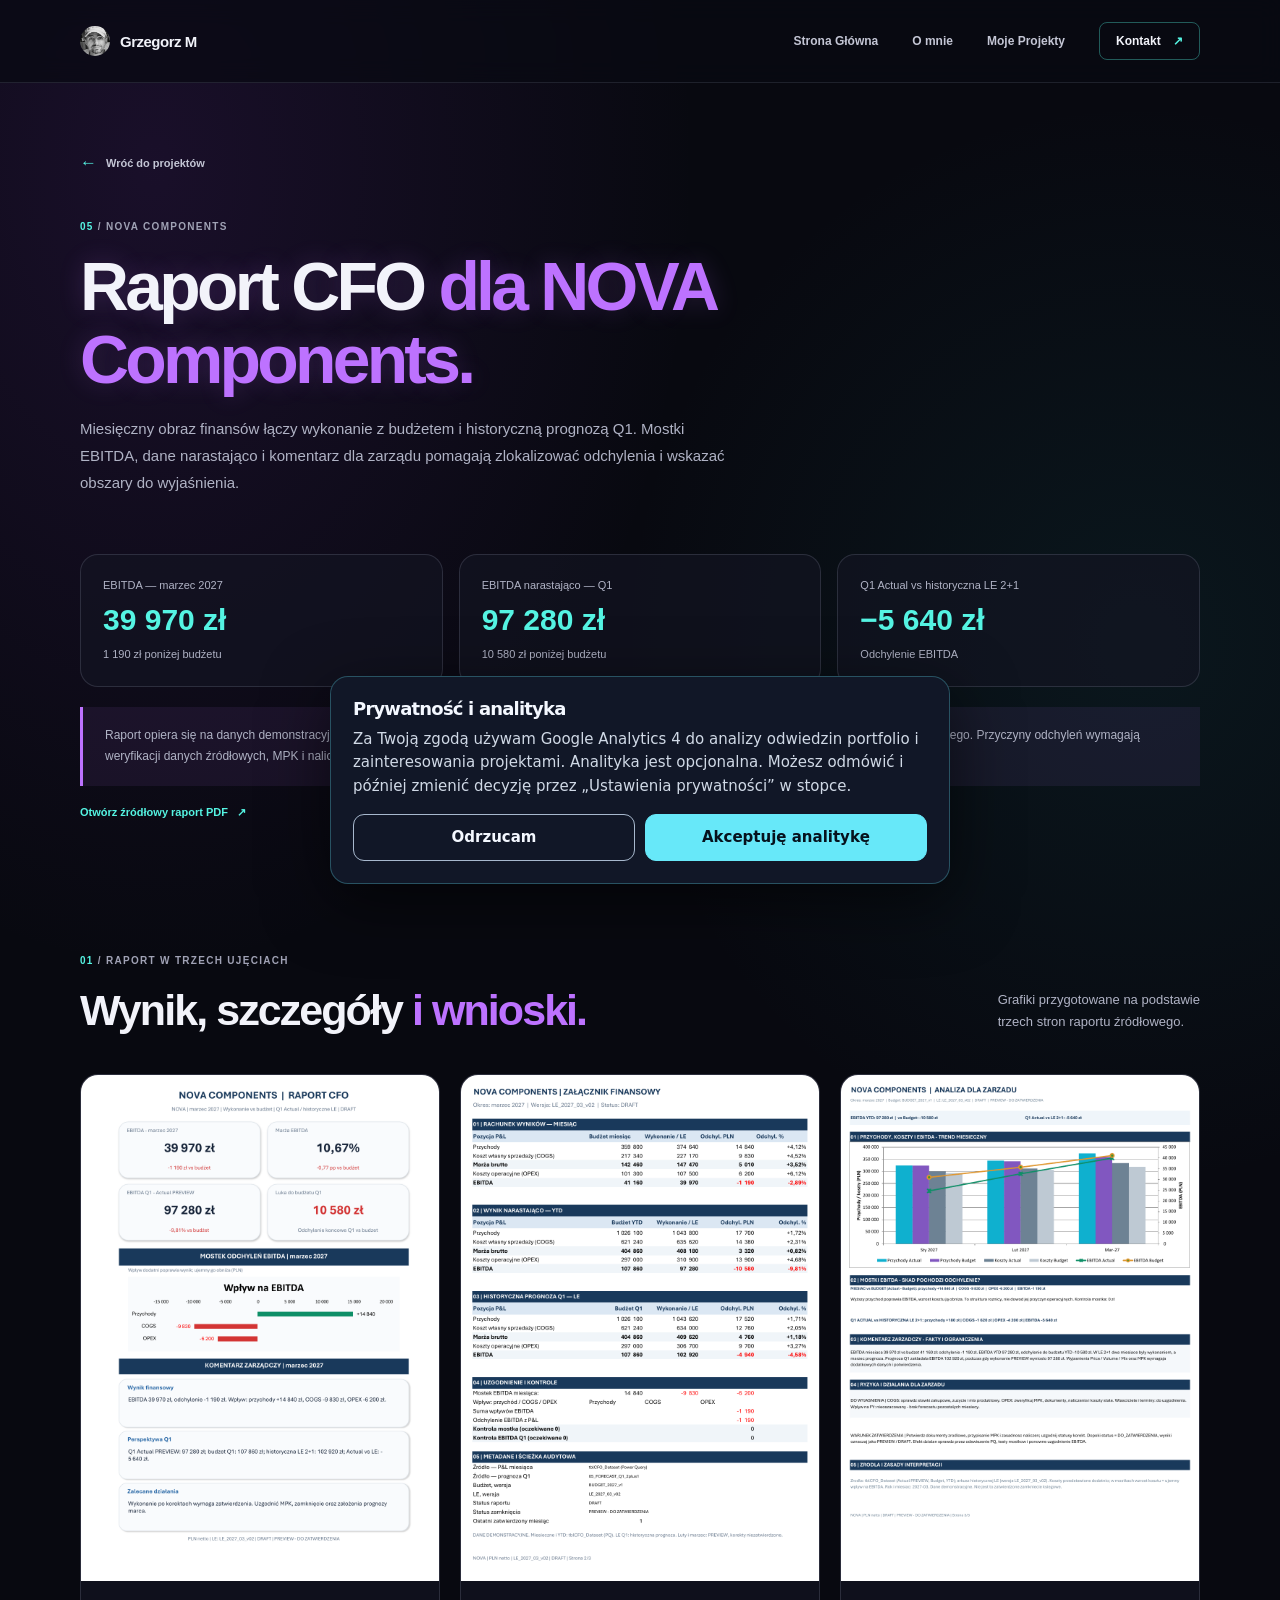
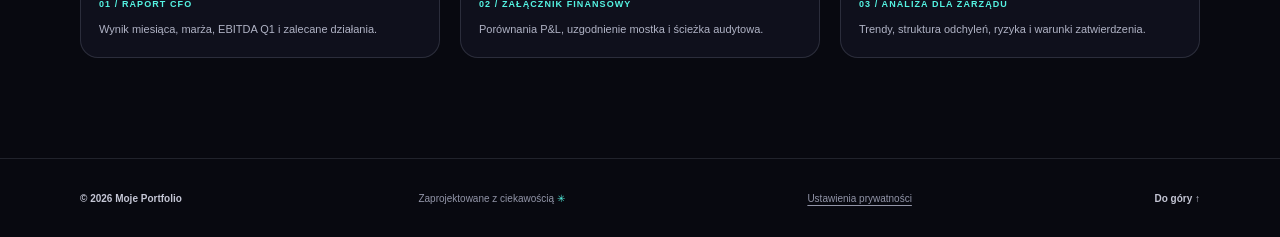
<file: nova-cfo.html>
<!DOCTYPE html>
<html lang="pl">
<head>
  
<!-- ==================================================
     GM PORTFOLIO — CONSENT MODE V2
     Inicjalizacja przed Google Tag Manager
================================================== -->
<script>
(function () {
  'use strict';

  var key = 'gm_portfolio_analytics_consent_v1';
  var choice = null;

  try {
    choice = window.localStorage.getItem(key);
  } catch (err) {
    /* Pamięć niedostępna */
  }

  window.gmConsentChoice =
    choice === 'granted' ? 'granted' : 'denied';

  window.dataLayer = window.dataLayer || [];

  window.gtag = function () {
    window.dataLayer.push(arguments);
  };

  window.gtag('consent', 'default', {
    analytics_storage: 'denied',
    ad_storage: 'denied',
    ad_user_data: 'denied',
    ad_personalization: 'denied',
    functionality_storage: 'granted',
    security_storage: 'granted',
    wait_for_update: 500
  });

  if (window.gmConsentChoice === 'granted') {
    window.gtag('consent', 'update', {
      analytics_storage: 'granted'
    });
  }
})();
</script>

<!-- ==================================================
     GOOGLE TAG MANAGER
================================================== -->
<script>
(function(w,d,s,l,i){
  w[l]=w[l]||[];
  w[l].push({
    'gtm.start': new Date().getTime(),
    event: 'gtm.js'
  });

  var f=d.getElementsByTagName(s)[0],
      j=d.createElement(s),
      dl=l!='dataLayer'?'&l='+l:'';

  j.async=true;
  j.src='https://www.googletagmanager.com/gtm.js?id='+i+dl;

  f.parentNode.insertBefore(j,f);

})(window,document,'script','dataLayer',
   'GTM-5FH9C9MZ');
</script>
<!-- End Google Tag Manager -->

<!-- ==================================================
     PRZYWRÓCENIE ZGODY ANALITYCZNEJ
================================================== -->
<script>
if (window.gmConsentChoice === 'granted') {
  window.dataLayer.push({
    event: 'gm_analytics_consent_granted'
  });
}
</script>
  <meta charset="UTF-8">
  <meta name="viewport" content="width=device-width, initial-scale=1.0">
  <meta name="description" content="Raport CFO NOVA Components: wykonanie wobec budżetu, prognoza Q1, mostki EBITDA i analiza dla zarządu.">
  <meta name="robots" content="noindex, nofollow">
  <meta name="theme-color" content="#080910">
  <link rel="icon" type="image/png" href="favicon.png">
  <title>Raport CFO — NOVA Components — Moje Portfolio</title>
  <link rel="stylesheet" href="style.css">
  <script src="script.js" defer></script>
  <style>
    /* Baner niezależny od istniejącego style.css; nie zmienia stylu portfolio. */
    .gm-consent-banner { position: fixed; z-index: 99999; inset: auto 16px 16px; max-width: 620px;
      margin: 0 auto; padding: 22px; border: 1px solid rgba(103,232,249,.28); border-radius: 18px;
      background: #111727; color: #f4f8ff; box-shadow: 0 18px 65px rgba(0,0,0,.55);
      font: 15px/1.55 system-ui,-apple-system,Segoe UI,sans-serif; }
    .gm-consent-banner[hidden] { display: none !important; }
    .gm-consent-title { font-size: 18px; margin: 0 0 8px; font-weight: 700; }
    .gm-consent-banner p { margin: 0 0 16px; color: #d0d9e6; }
    .gm-consent-actions { display: flex; flex-wrap: wrap; gap: 10px; }
    .gm-consent-actions button { flex: 1 1 170px; cursor:pointer; border-radius: 11px;
      padding: 11px 14px; font: inherit; font-weight: 650; }
    #gm-consent-accept { color: #06121d; background: #67e8f9; border: 1px solid #67e8f9; }
    #gm-consent-reject { color: #f4f8ff; background: transparent; border: 1px solid #a7b8cd; }
    .gm-consent-manage { background: none; border: 0; color: inherit; cursor: pointer;
      font: inherit; text-decoration: underline; text-underline-offset: 3px; }
    .gm-consent-actions button:focus-visible, .gm-consent-manage:focus-visible {
      outline: 3px solid #67e8f9; outline-offset: 3px; }
    @media (max-width: 580px) { .gm-consent-banner { inset: auto 10px 10px; padding: 16px; } }
  </style>
</head>
<body>

  <!-- Google Tag Manager (noscript) -->
  <noscript>
    <iframe
      src="https://www.googletagmanager.com/ns.html?id=GTM-5FH9C9MZ"
      height="0"
      width="0"
      style="display:none;visibility:hidden">
    </iframe>
  </noscript>
  <!-- End Google Tag Manager (noscript) -->

  <header class="site-header">
    <nav class="navigation container" aria-label="Nawigacja główna">
      <a class="brand" href="index.html#start" aria-label="Moje Portfolio — strona główna">
        <img class="brand-mark" src="gm.jpg" alt="" aria-hidden="true">
        <span>Grzegorz M</span>
      </a>
      <div class="nav-links">
        <a href="index.html#start">Strona Główna</a>
        <a href="index.html#o-mnie">O mnie</a>
        <a href="index.html#projekty">Moje Projekty</a>
        <a class="nav-contact" href="index.html#kontakt">Kontakt <span aria-hidden="true">↗</span></a>
      </div>
    </nav>
  </header>

  <main>
    <section class="detail-hero section" id="start">
      <div class="container">
        <a class="back-link" href="index.html#projekty"><span aria-hidden="true">←</span> Wróć do projektów</a>
        <p class="section-label"><span>05</span> / NOVA COMPONENTS</p>
        <h1>Raport CFO <span>dla NOVA Components.</span></h1>
        <p class="detail-intro">Miesięczny obraz finansów łączy wykonanie z budżetem i historyczną prognozą Q1. Mostki EBITDA, dane narastająco i komentarz dla zarządu pomagają zlokalizować odchylenia i wskazać obszary do wyjaśnienia.</p>
      </div>
    </section>

    <section class="finance-summary section nova-summary">
      <div class="container">
        <div class="nova-metrics" aria-label="Kluczowe wskaźniki raportu">
          <div class="nova-metric"><span>EBITDA — marzec 2027</span><strong>39 970 zł</strong><small>1 190 zł poniżej budżetu</small></div>
          <div class="nova-metric"><span>EBITDA narastająco — Q1</span><strong>97 280 zł</strong><small>10 580 zł poniżej budżetu</small></div>
          <div class="nova-metric"><span>Q1 Actual vs historyczna LE 2+1</span><strong>−5 640 zł</strong><small>Odchylenie EBITDA</small></div>
        </div>
        <p class="nova-disclaimer">Raport opiera się na danych demonstracyjnych. Wyniki mają status DRAFT / PREVIEW — do zatwierdzenia; nie stanowią zatwierdzonego zamknięcia księgowego. Przyczyny odchyleń wymagają weryfikacji danych źródłowych, MPK i naliczeń.</p>
        <a class="project-link nova-source" href="NOVA_CFO_2027-03_v032_3str.pdf">Otwórz źródłowy raport PDF <span aria-hidden="true">↗</span></a>
      </div>
    </section>

    <section class="nova-report-pages section">
      <div class="container">
        <div class="section-heading">
          <div>
            <p class="section-label"><span>01</span> / RAPORT W TRZECH UJĘCIACH</p>
            <h2>Wynik, szczegóły <span>i wnioski.</span></h2>
          </div>
          <p>Grafiki przygotowane na podstawie<br>trzech stron raportu źródłowego.</p>
        </div>
        <div class="nova-pages-grid">
          <figure class="nova-page">
            <a href="nova-cfo-raport-cfo.png"><img src="nova-cfo-raport-cfo.png" alt="Strona 1 raportu NOVA Components: wskaźniki EBITDA, mostek odchyleń i komentarz zarządczy"></a>
            <figcaption><span>01 / RAPORT CFO</span>Wynik miesiąca, marża, EBITDA Q1 i zalecane działania.</figcaption>
          </figure>
          <figure class="nova-page">
            <a href="nova-cfo-zalacznik-finansowy.png"><img src="nova-cfo-zalacznik-finansowy.png" alt="Strona 2 raportu NOVA Components: rachunek wyników, wartości YTD, prognoza Q1, kontrole i metadane"></a>
            <figcaption><span>02 / ZAŁĄCZNIK FINANSOWY</span>Porównania P&amp;L, uzgodnienie mostka i ścieżka audytowa.</figcaption>
          </figure>
          <figure class="nova-page">
            <a href="nova-cfo-analiza-zarzadu.png"><img src="nova-cfo-analiza-zarzadu.png" alt="Strona 3 raportu NOVA Components: miesięczne trendy przychodów, kosztów i EBITDA oraz ryzyka i działania dla zarządu"></a>
            <figcaption><span>03 / ANALIZA DLA ZARZĄDU</span>Trendy, struktura odchyleń, ryzyka i warunki zatwierdzenia.</figcaption>
          </figure>
        </div>
      </div>
    </section>
  </main>

  <footer class="footer"><div class="container footer-inner"><span>© 2026 Moje Portfolio</span><span>Zaprojektowane z ciekawością <span class="footer-star">✳</span></span>
<button
  type="button"
  id="gm-consent-manage"
  class="gm-consent-manage">
  Ustawienia prywatności
</button>

<a href="#start">Do góry ↑</a>
</div></footer>
   <aside id="gm-consent-banner" class="gm-consent-banner" role="dialog" aria-modal="false"
           aria-labelledby="gm-consent-title" aria-describedby="gm-consent-description" hidden>
      <h2 class="gm-consent-title" id="gm-consent-title">Prywatność i analityka</h2>
      <p id="gm-consent-description">Za Twoją zgodą używam Google Analytics 4 do analizy
      odwiedzin portfolio i zainteresowania projektami. Analityka jest opcjonalna.
      Możesz odmówić i później zmienić decyzję przez „Ustawienia prywatności” w stopce.</p>
      <div class="gm-consent-actions">
        <button id="gm-consent-reject" type="button">Odrzucam</button>
        <button id="gm-consent-accept" type="button">Akceptuję analitykę</button>
      </div>
    </aside>
    <script>
    (function () {
      'use strict';
      var key = 'gm_portfolio_analytics_consent_v1';
      var banner = document.getElementById('gm-consent-banner');
      var manage = document.getElementById('gm-consent-manage');
      function show() { banner.hidden = false; }
      function save(choice) {
        var saved = false;
        try { window.localStorage.setItem(key, choice); saved = true; }
        catch (err) { /* przy niedostępnej pamięci zgoda jest tylko na bieżącą sesję */ }
        if (choice === 'denied') {
          window.gtag('consent', 'update', {analytics_storage: 'denied'});
        } else {
          window.gtag('consent', 'update', {analytics_storage: 'granted'});
        }
        // Restart strony gwarantuje właściwą kolejność consent → wyzwalacz GTM.
        // Cofnięcie zgody nie cofa danych wysłanych przed zmianą decyzji.
        if (choice === 'granted' && !saved) {
          // Tryb bez localStorage: ze względów prywatności nie włączamy pomiaru.
          banner.hidden = true;
          return;
        }
        window.location.reload();
      }
      document.getElementById('gm-consent-accept').addEventListener('click', function () {save('granted');});
      document.getElementById('gm-consent-reject').addEventListener('click', function () {save('denied');});
      manage.addEventListener('click', show);
      var stored = null;
      try { stored = window.localStorage.getItem(key); } catch (err) { /* brak zapisu */ }
      if (stored !== 'granted' && stored !== 'denied') show();
    })();
    </script>
</body>
</html>
</file>
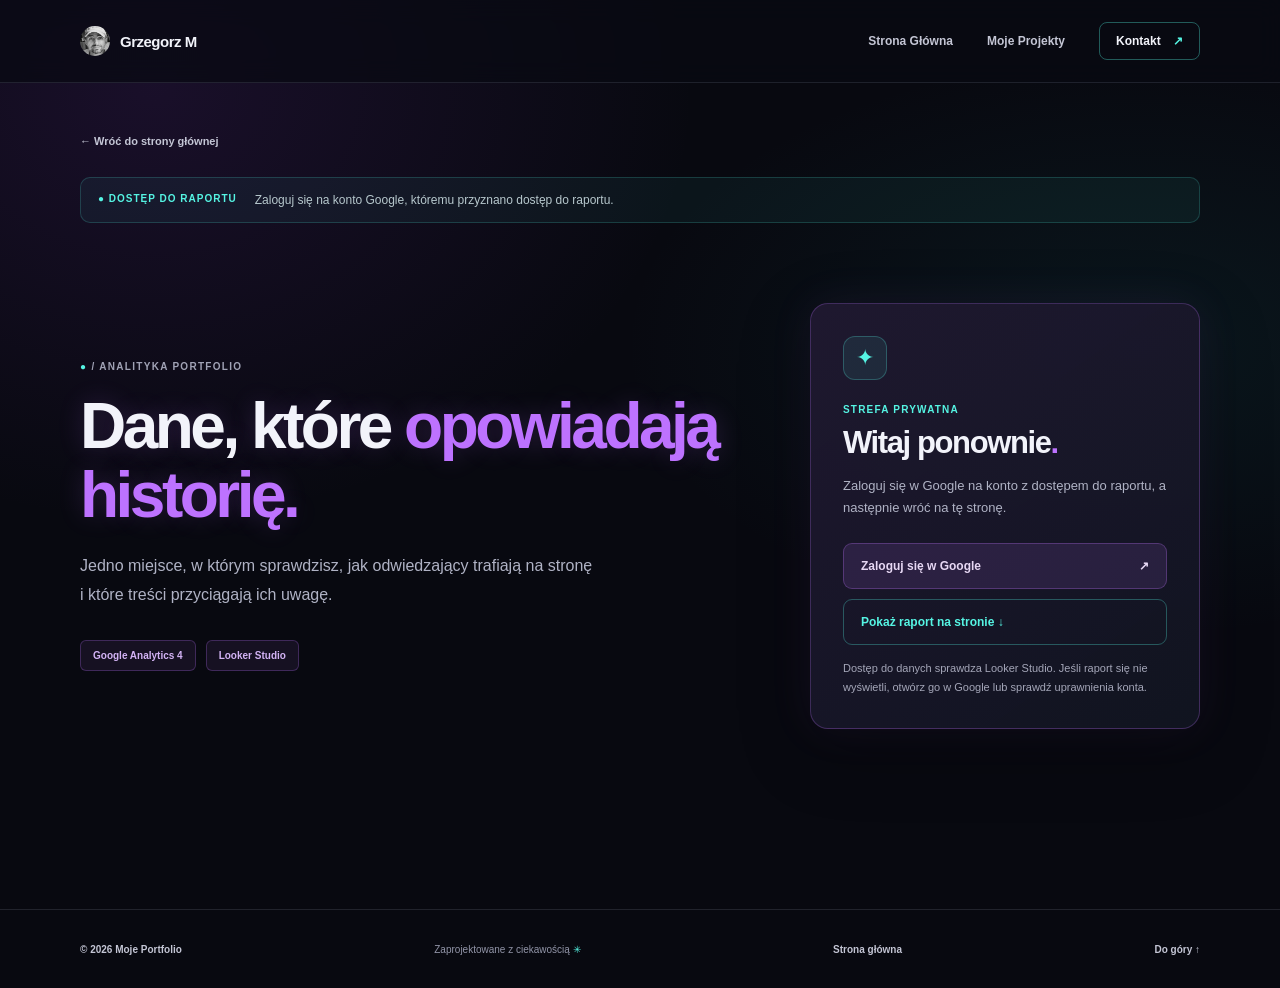
<file: statystyki.html>
<!DOCTYPE html>
<html lang="pl">
<head>
  <meta charset="UTF-8">
  <meta name="viewport" content="width=device-width, initial-scale=1.0">
  <meta name="description" content="Statystyki odwiedzin strony i raport Looker Studio.">
  <meta name="robots" content="noindex, nofollow">
  <meta name="theme-color" content="#080910">
  <link rel="icon" type="image/png" href="favicon.png">
  <title>Statystyki strony — Grzegorz M</title>
  <link rel="stylesheet" href="style.css">
  <link rel="stylesheet" href="statystyki.css">
  <script src="statystyki.js" defer></script>
</head>
<body>
  <header class="site-header">
    <nav class="navigation container" aria-label="Nawigacja główna">
      <a class="brand" href="index.html#start" aria-label="Moje Portfolio — strona główna">
        <img class="brand-mark" src="gm.jpg" alt="" aria-hidden="true">
        <span>Grzegorz M</span>
      </a>
      <div class="nav-links">
        <a href="index.html#start">Strona Główna</a>
        <a href="index.html#projekty">Moje Projekty</a>
        <a class="nav-contact" href="index.html#kontakt">Kontakt <span aria-hidden="true">↗</span></a>
      </div>
    </nav>
  </header>

  <main id="start" class="stats-page">
    <div class="container">
      <a class="back-link" href="index.html">← Wróć do strony głównej</a>
      <div class="preview-notice"><span>● DOSTĘP DO RAPORTU</span> Zaloguj się na konto Google, któremu przyznano dostęp do raportu.</div>

      <div class="stats-layout">
        <section class="stats-intro" aria-labelledby="stats-title">
          <p class="section-label"><span>●</span> / ANALITYKA PORTFOLIO</p>
          <h1 id="stats-title">Dane, które <span>opowiadają historię.</span></h1>
          <p class="stats-lead">Jedno miejsce, w którym sprawdzisz, jak odwiedzający trafiają na stronę i które treści przyciągają ich uwagę.</p>
          <div class="source-tags"><span>Google Analytics 4</span><span>Looker Studio</span></div>
        </section>

        <section class="login-card" aria-labelledby="login-title">
          <div class="card-icon" aria-hidden="true">✦</div>
          <p class="card-kicker">STREFA PRYWATNA</p>
          <h2 id="login-title">Witaj ponownie<span>.</span></h2>
          <p>Zaloguj się w Google na konto z dostępem do raportu, a następnie wróć na tę stronę.</p>
          <a class="login-button" href="https://datastudio.google.com/reporting/2ba8e94a-274d-4fe4-829a-bc44b1524be3/page/oGuDG" target="_blank" rel="noopener noreferrer">Zaloguj się w Google <span aria-hidden="true">↗</span></a>
          <button type="button" class="show-report-button" id="show-report" aria-controls="dashboard" aria-expanded="false">Pokaż raport na stronie ↓</button>
          <p class="login-note">Dostęp do danych sprawdza Looker Studio. Jeśli raport się nie wyświetli, otwórz go w Google lub sprawdź uprawnienia konta.</p>
        </section>
      </div>

      <section class="dashboard-preview" id="dashboard" aria-labelledby="dashboard-title" hidden>
        <div class="dashboard-heading">
          <div><p class="section-label"><span>01</span> / WIDOK PANELU</p><h2 id="dashboard-title">Twoja strona <span>w liczbach.</span></h2></div>
        </div>
        <div class="report-heading">
          <div><h3>Raport Looker Studio</h3><p>Interaktywny raport odwiedzin dopasowany do szerokości ekranu.</p></div>
          <a href="https://datastudio.google.com/reporting/2ba8e94a-274d-4fe4-829a-bc44b1524be3/page/oGuDG" target="_blank" rel="noopener noreferrer">Otwórz raport ↗</a>
        </div>
        <div class="report-frame">
          <iframe title="Raport statystyk odwiedzin w Looker Studio" data-src="https://datastudio.google.com/embed/reporting/2ba8e94a-274d-4fe4-829a-bc44b1524be3/page/oGuDG" loading="lazy" allowfullscreen sandbox="allow-storage-access-by-user-activation allow-scripts allow-same-origin allow-popups allow-popups-to-escape-sandbox"></iframe>
        </div>
        <p class="stats-disclaimer">Dostęp do raportu i danych jest kontrolowany przez Google i ustawienia udostępniania Looker Studio.</p>
      </section>
    </div>
  </main>
  <footer class="footer"><div class="container footer-inner"><span>© 2026 Moje Portfolio</span><span>Zaprojektowane z ciekawością <span class="footer-star">✳</span></span><a href="index.html">Strona główna</a><a href="#start">Do góry ↑</a></div></footer>
</body>
</html>
</file>
<file: style.css>
:root {
  --background: #080910;
  --surface: rgba(20, 21, 34, .72);
  --text: #f2f3fa;
  --muted: #b0b3c5;
  --blue: #bd72ff;
  --blue-dark: #9c4fee;
  --line: rgba(202, 205, 230, .13);
  --turquoise: #55f4e3;
  --glass: rgba(20, 21, 34, .68);
  --radius: 18px;
}

* { box-sizing: border-box; }
html { scroll-padding-top: 110px; }
body { margin: 0; background: radial-gradient(ellipse at 12% 9%, rgba(101, 42, 153, .19), transparent 34%), radial-gradient(ellipse at 89% 35%, rgba(24, 117, 117, .13), transparent 32%), var(--background); color: var(--text); font-family: Inter, "Segoe UI", Arial, sans-serif; -webkit-font-smoothing: antialiased; }
a { color: inherit; text-decoration: none; }
a:focus-visible, summary:focus-visible { outline: 3px solid #78a7ff; outline-offset: 4px; }
.container { width: min(1120px, calc(100% - 48px)); margin-inline: auto; }
.site-header { position: sticky; top: 0; z-index: 10; background: rgba(247, 249, 252, .94); border-bottom: 1px solid rgba(228, 233, 241, .85); backdrop-filter: blur(14px); }
.navigation, .nav-links, .brand { display: flex; align-items: center; }
.navigation { min-height: 82px; justify-content: space-between; gap: 24px; }
.brand { gap: 10px; white-space: nowrap; font-size: 15px; font-weight: 800; letter-spacing: -.5px; }
.brand-mark { width: 30px; height: 30px; border-radius: 50%; object-fit: cover; }
.brand-dot { color: var(--blue); }
.nav-links { gap: 34px; font-size: 12px; font-weight: 650; color: #647084; }
.nav-links a:hover, .text-link:hover, .footer a:hover { color: var(--blue); }
.nav-links .nav-contact { padding: 11px 16px; border: 1px solid #d6dfec; border-radius: 8px; color: var(--text); }
.nav-contact span { margin-left: 9px; color: var(--blue); }
.section { scroll-margin-top: 20px; }
.hero { overflow: hidden; }
.hero-layout { min-height: 600px; display: grid; grid-template-columns: 1fr 1fr; align-items: center; gap: 40px; padding-block: 85px 90px; }
.eyebrow, .section-label, .card-category, .hero-caption, .art-index, .visual-label { font-size: 10px; font-weight: 800; letter-spacing: .13em; }
.eyebrow { color: var(--blue); display: flex; align-items: center; gap: 9px; margin: 0 0 24px; }
.status-dot { width: 7px; height: 7px; background: #4a83f6; border-radius: 50%; box-shadow: 0 0 0 4px #e4edff; }
h1, h2, h3, p { margin-top: 0; }
h1 { max-width: 580px; margin-bottom: 22px; font-size: clamp(44px, 5.3vw, 68px); line-height: 1.08; letter-spacing: -.055em; }
h1 > span, h2 > span { color: var(--blue); }
.heading-dot { color: #8fb3ff; }
.hero-description { max-width: 430px; color: var(--muted); font-size: 17px; line-height: 1.75; }
.hero-actions { display: flex; align-items: center; flex-wrap: wrap; gap: 28px; margin-top: 32px; }
.button { display: inline-flex; align-items: center; justify-content: center; gap: 27px; padding: 16px 21px; border-radius: 9px; font-size: 12px; font-weight: 750; transition: background .2s, transform .2s; }
.button:hover { transform: translateY(-2px); }
.button-primary { background: var(--blue); color: white; box-shadow: 0 9px 20px rgba(40, 103, 232, .2); }
.button-primary:hover { background: var(--blue-dark); }
.text-link { font-size: 12px; font-weight: 750; }
.text-link span { margin-left: 8px; color: var(--blue); }
.hero-caption { display: flex; align-items: center; gap: 12px; margin-top: 68px; color: #9aa5b4; font-size: 9px; }
.hero-caption span { width: 33px; height: 1px; background: #b7c3d2; }
.hero-visual { position: relative; display: grid; place-items: center; min-height: 405px; }
.visual-orbit { position: absolute; border: 1px solid #dce6f6; border-radius: 50%; }
.orbit-one { width: 385px; height: 385px; }
.orbit-two { width: 460px; height: 460px; border-style: dashed; opacity: .7; }
.hero-photo { position: relative; z-index: 1; display: block; width: min(390px, 78%); aspect-ratio: 4 / 5; object-fit: cover; border: 1px solid rgba(85, 244, 227, .28); border-radius: 22px; box-shadow: 0 25px 70px rgba(0, 0, 0, .4), 0 0 40px rgba(189, 114, 255, .18); transform: rotate(2deg); }
.visual-window { position: relative; z-index: 1; width: min(365px, 90%); border: 1px solid #e4ebf6; border-radius: 15px; overflow: hidden; background: white; box-shadow: 0 25px 70px rgba(66, 104, 164, .14); transform: rotate(-3deg); }
.window-top { height: 42px; display: flex; align-items: center; gap: 5px; padding: 0 16px; border-bottom: 1px solid #edf1f7; }
.window-top > span { width: 6px; height: 6px; border-radius: 50%; background: #ccd9ed; }
.window-top > span:first-child { background: #6e9df6; }
.window-top i { margin-left: auto; font-size: 9px; color: #a4afbe; font-style: normal; }
.window-body { padding: 23px 26px 25px; }
.visual-heading { display: flex; justify-content: space-between; font-size: 14px; font-weight: 800; }
.visual-spark { color: #6496f6; font-size: 19px; }
.visual-subheading { margin-top: 9px; color: #a8b4c6; font-size: 8px; font-weight: 800; letter-spacing: .15em; }
.chart { height: 120px; display: flex; align-items: end; gap: 10px; padding: 20px 10px 0; margin-top: 19px; border-bottom: 1px solid #e9eff8; background: repeating-linear-gradient(to top, transparent 0, transparent 32px, #f1f5fa 33px); }
.chart span { flex: 1; border-radius: 4px 4px 0 0; background: #dce9ff; }
.chart span:nth-child(4), .chart span:nth-child(8) { background: #4b83ef; }
.visual-bottom { display: flex; justify-content: space-between; align-items: end; padding-top: 20px; }
.visual-bottom span { color: #a8b4c6; font-size: 8px; font-weight: 800; letter-spacing: .12em; }
.visual-bottom strong { color: #728299; font-size: 10px; line-height: 1.5; text-align: right; }
.floating-note { position: absolute; z-index: 2; right: 0; bottom: 40px; display: flex; align-items: center; gap: 11px; padding: 13px 17px; border-radius: 10px; background: white; box-shadow: 0 12px 35px rgba(66, 104, 164, .13); color: #9aa7b8; font-size: 9px; line-height: 1.6; }
.floating-note strong { color: #3a4b64; }
.note-icon { display: grid; place-items: center; width: 31px; height: 31px; border-radius: 8px; background: #eaf1ff; color: var(--blue); font-size: 17px; }
.visual-label { position: absolute; top: 22px; right: 14px; color: #a2b1c8; font-size: 8px; }
.visual-label span { color: var(--blue); }
.about { background: white; border-block: 1px solid var(--line); }
.about-layout { display: grid; grid-template-columns: .9fr 1.1fr; gap: 90px; padding-block: 95px; }
.section-label { color: #98a4b5; margin-bottom: 20px; }
.section-label span { color: var(--blue); }
h2 { margin-bottom: 0; font-size: clamp(32px, 3.5vw, 43px); letter-spacing: -.045em; line-height: 1.15; }
.about-collage { position: relative; width: min(100%, 440px); height: 220px; margin-top: 27px; }
.collage-icon { position: absolute; width: clamp(44px, 13vw, 64px); height: auto; filter: drop-shadow(0 8px 12px rgba(0, 0, 0, .32)); transition: transform .2s; }
.collage-icon:hover { z-index: 1; transform: scale(1.12) rotate(0deg); }
.icon-01 { top: 8px; left: 4%; transform: rotate(-9deg); }
.icon-02 { top: 3px; left: 27%; transform: rotate(7deg); }
.icon-03 { top: 26px; left: 52%; transform: rotate(-5deg); }
.icon-04 { top: 4px; left: 78%; transform: rotate(9deg); }
.icon-05 { top: 78px; left: 13%; transform: rotate(5deg); }
.icon-06 { top: 68px; left: 39%; transform: rotate(-8deg); }
.icon-07 { top: 88px; left: 67%; transform: rotate(10deg); }
.icon-08 { top: 148px; left: 1%; transform: rotate(-6deg); }
.icon-09 { top: 140px; left: 31%; transform: rotate(7deg); }
.icon-10 { top: 149px; left: 57%; transform: rotate(-9deg); }
.icon-11 { top: 139px; left: 83%; transform: rotate(6deg); }
.about-copy p { margin-bottom: 24px; color: var(--muted); font-size: 15px; line-height: 1.9; }
.tags { display: flex; flex-wrap: wrap; gap: 8px; }
.tags span { padding: 8px 11px; border: 1px solid #e8edf5; border-radius: 6px; background: #fafcff; color: #64748b; font-size: 10px; font-weight: 700; }
.projects { padding-block: 105px 110px; }
.section-heading { display: flex; justify-content: space-between; align-items: end; gap: 24px; margin-bottom: 38px; }
.section-heading > p { margin: 0 0 3px; color: var(--muted); font-size: 13px; line-height: 1.7; }
.project-gallery { min-width: 0; }
.project-grid { display: flex; gap: 22px; overflow-x: auto; padding: 2px 2px 14px; scroll-snap-type: x mandatory; scrollbar-color: rgba(85, 244, 227, .45) rgba(202, 205, 230, .08); scrollbar-width: thin; }
.project-grid:focus-visible { outline: 2px solid var(--turquoise); outline-offset: 4px; }
.project-grid .project-card { flex: 0 0 calc((100% - 44px) / 3); scroll-snap-align: start; }
.gallery-controls { display: flex; align-items: center; justify-content: space-between; margin-top: 15px; color: #a4a6b8; font-size: 9px; font-weight: 800; letter-spacing: .13em; }
.gallery-controls > div { display: flex; gap: 8px; }
.gallery-button { display: grid; place-items: center; width: 38px; height: 38px; border: 1px solid rgba(85, 244, 227, .35); border-radius: 50%; background: rgba(85, 244, 227, .08); color: var(--turquoise); font: inherit; font-size: 17px; cursor: pointer; transition: background .2s, opacity .2s; }
.gallery-button:hover:not(:disabled) { background: rgba(85, 244, 227, .2); }
.gallery-button:disabled { opacity: .35; cursor: default; }
.gallery-button:focus-visible { outline: 2px solid var(--turquoise); outline-offset: 3px; }
.project-card { overflow: hidden; background: white; border: 1px solid var(--line); border-radius: var(--radius); transition: transform .2s, box-shadow .2s; }
.project-card:hover { transform: translateY(-4px); box-shadow: 0 15px 40px rgba(39, 67, 110, .08); }
.card-art { aspect-ratio: 3 / 2; position: relative; display: grid; place-items: center; overflow: hidden; }
.art-automation { background: #e8f0ff; }
.art-zigbee { background: #e8f3f5; }
.art-finance { background: #15252f; }
.art-finance img, .project-art img { width: 100%; height: 100%; object-fit: contain; }
.art-index { position: absolute; left: 18px; bottom: 15px; color: #8da3c3; font-size: 8px; }
.art-grid { position: absolute; inset: 0; background-image: linear-gradient(#d7e5fa 1px, transparent 1px), linear-gradient(90deg, #d7e5fa 1px, transparent 1px); background-size: 30px 30px; mask-image: radial-gradient(ellipse, black, transparent 75%); }
.automation-flow { position: relative; display: flex; align-items: center; }
.automation-flow span { display: grid; place-items: center; width: 48px; height: 48px; border: 1px solid #d9e7fc; border-radius: 13px; background: white; color: var(--blue); font-size: 20px; box-shadow: 0 8px 20px #cbdcf5; }
.automation-flow span:nth-of-type(2) { width: 58px; height: 58px; background: var(--blue); color: white; }
.automation-flow i { width: 27px; border-top: 1px dashed #91b2ec; }
.zigbee-rings { position: relative; display: grid; place-items: center; width: 135px; height: 135px; border: 1px solid #c8dfe7; border-radius: 50%; }
.zigbee-rings::before { content: ""; position: absolute; width: 90px; height: 90px; border: 1px dashed #bdd6e0; border-radius: 50%; }
.zigbee-center { z-index: 1; display: grid; place-items: center; width: 50px; height: 50px; border-radius: 15px; background: white; color: #3b8caa; font-size: 29px; box-shadow: 0 8px 20px #cfe2e7; }
.zigbee-node { position: absolute; width: 14px; height: 14px; border: 4px solid white; border-radius: 50%; background: #6ba8b9; box-shadow: 0 3px 10px #bdd9df; }
.node-one { top: 14px; left: 18px; }.node-two { right: -5px; top: 58px; }.node-three { bottom: 4px; left: 40px; }
.card-content { padding: 25px 24px 24px; }
.card-category { display: flex; justify-content: space-between; color: var(--blue); font-size: 9px; }
.card-category span { color: #a5b2c2; font-size: 14px; }
h3 { margin-bottom: 10px; font-size: 18px; letter-spacing: -.035em; }
.card-content > p:not(.card-category), details p { color: var(--muted); font-size: 12px; line-height: 1.75; }
.card-content > p:not(.card-category) { min-height: 42px; }
details { border-top: 1px solid #edf1f6; margin-top: 20px; padding-top: 18px; }
summary { width: fit-content; color: #34445b; font-size: 11px; font-weight: 800; cursor: pointer; list-style: none; }
summary::-webkit-details-marker { display: none; }
summary span { color: var(--blue); margin-left: 7px; }
details p { margin: 12px 0 0; }
.contact { padding-bottom: 80px; }
.contact-box { display: flex; align-items: end; justify-content: space-between; gap: 30px; padding: 50px 55px; border-radius: var(--radius); background: #1d3765; color: white; }
.contact-box .section-label { color: #a9bad6; }.contact-box .section-label span { color: #87aeff; }
.contact-box h2 span { color: #91b6ff; }
.contact-box p:last-child { margin: 17px 0 0; color: #bdcbe1; font-size: 13px; line-height: 1.6; }
.contact-action { display: flex; flex-direction: column; align-items: flex-start; gap: 10px; }
.button-light { background: white; color: #254c90; white-space: nowrap; }.button-light:hover { background: #edf3ff; }
.contact-action small { color: #bdcbe1; font-size: 10px; }
.footer { border-top: 1px solid var(--line); }
.footer-inner { min-height: 78px; display: flex; align-items: center; justify-content: space-between; gap: 15px; color: #97a3b3; font-size: 10px; }
.footer-inner > span:first-child { color: #657487; font-weight: 700; }.footer-star { color: var(--blue); }.footer a { color: #657487; font-weight: 700; }

/* Dark glass and neon palette */
.site-header { background: rgba(9, 10, 18, .72); border-bottom-color: rgba(199, 205, 232, .12); backdrop-filter: blur(12px); -webkit-backdrop-filter: blur(12px); }
.brand-dot, .nav-contact span, .text-link span, .card-category, .summary span, .footer-star { color: var(--turquoise); }
.nav-links { color: #c4c6d5; }
.nav-links a:hover, .text-link:hover, .footer a:hover { color: var(--turquoise); text-shadow: 0 0 12px rgba(85, 244, 227, .48); }
.nav-links .nav-contact { border-color: rgba(85, 244, 227, .35); color: var(--text); }
.nav-links .nav-contact:hover { box-shadow: 0 0 18px rgba(85, 244, 227, .18); }
.eyebrow, .section-label, h1 > span, h2 > span { color: var(--blue); }
.status-dot { background: var(--turquoise); box-shadow: 0 0 12px rgba(85, 244, 227, .8); }
h1 { text-shadow: 0 0 26px rgba(189, 114, 255, .2); }
.heading-dot { color: var(--turquoise); text-shadow: 0 0 14px rgba(85, 244, 227, .7); }
.hero-description, .about-copy p, .section-heading > p { color: var(--muted); }
.button { transition: background .2s, transform .2s, box-shadow .2s; }
.button-primary { background: linear-gradient(110deg, #a94eff, #7448ef); color: #fff; box-shadow: 0 0 22px rgba(189, 114, 255, .36); }
.button-primary:hover { background: linear-gradient(110deg, #bd72ff, #895fff); box-shadow: 0 0 30px rgba(189, 114, 255, .62), 0 0 18px rgba(85, 244, 227, .2); }
.hero-caption { color: #8d90a6; }
.hero-caption span { background: rgba(85, 244, 227, .55); }
.visual-orbit { border-color: rgba(189, 114, 255, .22); }
.visual-window { border-color: rgba(85, 244, 227, .2); background: rgba(17, 19, 30, .88); box-shadow: 0 25px 70px rgba(0, 0, 0, .35), 0 0 35px rgba(189, 114, 255, .12); backdrop-filter: blur(12px); }
.window-top { border-bottom-color: rgba(202, 205, 230, .12); }
.window-top > span { background: #55566a; }
.window-top > span:first-child { background: var(--turquoise); }
.window-top i, .visual-bottom span { color: #9295aa; }
.visual-heading { color: var(--text); }
.visual-spark, .visual-label span { color: var(--turquoise); text-shadow: 0 0 12px rgba(85, 244, 227, .5); }
.visual-subheading { color: #9295aa; }
.chart { border-bottom-color: rgba(202, 205, 230, .16); background: repeating-linear-gradient(to top, transparent 0, transparent 32px, rgba(202, 205, 230, .08) 33px); }
.chart span { background: rgba(189, 114, 255, .3); }
.chart span:nth-child(4), .chart span:nth-child(8) { background: var(--turquoise); box-shadow: 0 0 12px rgba(85, 244, 227, .36); }
.visual-bottom strong { color: #d3d5e2; }
.floating-note { border: 1px solid rgba(202, 205, 230, .14); background: rgba(22, 23, 37, .82); box-shadow: 0 12px 35px rgba(0, 0, 0, .28); color: #b0b3c5; backdrop-filter: blur(12px); }
.floating-note strong { color: var(--text); }
.note-icon { background: rgba(189, 114, 255, .16); color: var(--turquoise); }
.visual-label { color: #a4a6b8; }
.about { background: rgba(14, 15, 25, .48); border-block-color: var(--line); }
.section-label { color: #a0a2b5; }
.section-label span { color: var(--turquoise); }
.tags span { border-color: rgba(202, 205, 230, .16); background: rgba(27, 28, 43, .7); color: #d0d2df; }
.project-card { border: 1px solid rgba(202, 205, 230, .15); border-radius: var(--radius); background: var(--glass); backdrop-filter: blur(12px); -webkit-backdrop-filter: blur(12px); transition: transform .2s, box-shadow .2s, border-color .2s; }
.project-card:hover { transform: translateY(-4px); border-color: rgba(85, 244, 227, .48); box-shadow: 0 0 28px rgba(189, 114, 255, .19), 0 0 22px rgba(85, 244, 227, .13); }
.art-automation { background: linear-gradient(135deg, #211535, #13252c); }
.art-zigbee { background: linear-gradient(135deg, #142d32, #1d1933); }
.project-art .art-index, .art-finance .art-index { padding: 6px 8px; border-radius: 5px; background: rgba(8, 9, 16, .8); color: #e5e3ef; }
.art-grid { background-image: linear-gradient(rgba(189, 114, 255, .12) 1px, transparent 1px), linear-gradient(90deg, rgba(85, 244, 227, .1) 1px, transparent 1px); }
.art-index { color: #b0a1c8; }
.automation-flow span { border-color: rgba(189, 114, 255, .3); background: rgba(22, 23, 37, .9); color: var(--turquoise); box-shadow: 0 0 20px rgba(189, 114, 255, .14); }
.automation-flow span:nth-of-type(2) { background: linear-gradient(135deg, #a94eff, #7448ef); color: white; }
.automation-flow i { border-color: rgba(85, 244, 227, .65); }
.zigbee-rings { border-color: rgba(85, 244, 227, .45); box-shadow: 0 0 25px rgba(85, 244, 227, .08); }
.zigbee-rings::before { border-color: rgba(189, 114, 255, .5); }
.zigbee-center { background: #171926; color: var(--turquoise); box-shadow: 0 0 20px rgba(85, 244, 227, .18); }
.zigbee-node { border-color: #171926; background: var(--turquoise); box-shadow: 0 0 12px rgba(85, 244, 227, .55); }
.card-category span { color: #a0a2b5; }
.card-content > p:not(.card-category), details p { color: var(--muted); }
details { border-top-color: rgba(202, 205, 230, .14); }
summary { color: #e4e5ef; }
.contact-box { border: 1px solid rgba(189, 114, 255, .25); background: linear-gradient(120deg, rgba(41, 24, 64, .95), rgba(15, 43, 48, .95)); box-shadow: inset 0 0 40px rgba(189, 114, 255, .07); }
.contact-box .section-label { color: #c2b3d5; }
.contact-box .section-label span, .contact-box h2 span { color: var(--turquoise); }
.contact-box p:last-child { color: #c2c4d2; }
.contact-box { display: grid; grid-template-columns: .9fr 1.1fr; align-items: start; gap: 48px; }
.contact-copy > p:not(.section-label) { max-width: 430px; margin: 18px 0 28px; color: #c2c4d2; font-size: 13px; line-height: 1.8; }
.contact-details { display: grid; gap: 12px; }
.contact-details > * { display: grid; gap: 6px; padding: 13px 15px; border: 1px solid rgba(202, 205, 230, .13); border-radius: 9px; background: rgba(8, 9, 16, .22); }
.contact-details span { color: #a0a2b5; font-size: 8px; font-weight: 800; letter-spacing: .13em; }
.contact-details strong { color: #ececf4; font-size: 12px; font-weight: 650; }
.contact-details a:hover strong { color: var(--turquoise); }
.button-light { border: 1px solid rgba(85, 244, 227, .38); background: rgba(85, 244, 227, .12); color: var(--turquoise); box-shadow: 0 0 18px rgba(85, 244, 227, .12); }
.button-light:hover { background: rgba(85, 244, 227, .2); box-shadow: 0 0 25px rgba(85, 244, 227, .3); }
.contact-action small { color: #c2c4d2; }
.footer { border-top-color: var(--line); }
.footer-inner { color: #9295a8; }
.footer-inner > span:first-child, .footer a { color: #c4c6d5; }
a:focus-visible, summary:focus-visible { outline-color: var(--turquoise); }

.project-link { display: inline-flex; align-items: center; gap: 9px; margin-top: 18px; color: var(--turquoise); font-size: 11px; font-weight: 750; }
.project-link:hover, .back-link:hover { text-shadow: 0 0 12px rgba(85, 244, 227, .48); }
.detail-hero { padding-block: 70px 58px; }
.back-link { display: inline-flex; align-items: center; gap: 9px; margin-bottom: 48px; color: #c4c6d5; font-size: 11px; font-weight: 700; }
.back-link span { color: var(--turquoise); font-size: 17px; }
.detail-hero .section-label { margin-bottom: 18px; }
.detail-hero h1 { max-width: 800px; margin-bottom: 18px; }
.detail-intro { max-width: 650px; margin-bottom: 0; color: var(--muted); font-size: 15px; line-height: 1.8; }
.sample-projects { padding-block: 45px 100px; }
.sample-grid { display: grid; grid-template-columns: repeat(3, minmax(0, 1fr)); gap: 22px; }
.sample-card { overflow: hidden; border: 1px solid rgba(202, 205, 230, .15); border-radius: var(--radius); background: var(--glass); backdrop-filter: blur(12px); -webkit-backdrop-filter: blur(12px); transition: transform .2s, border-color .2s, box-shadow .2s; }
.sample-card:hover { transform: translateY(-4px); border-color: rgba(85, 244, 227, .48); box-shadow: 0 0 28px rgba(189, 114, 255, .16), 0 0 22px rgba(85, 244, 227, .1); }
.sample-art { position: relative; display: flex; align-items: center; justify-content: center; gap: 18px; height: 165px; overflow: hidden; }
.sample-art::before, .sample-art::after { position: absolute; content: ""; border: 1px solid rgba(189, 114, 255, .2); border-radius: 50%; }
.sample-art::before { width: 150px; height: 150px; }
.sample-art::after { width: 205px; height: 205px; border-style: dashed; opacity: .7; }
.sample-art-purple { background: linear-gradient(135deg, #211535, #13252c); }
.sample-art-cyan { background: linear-gradient(135deg, #142d32, #1d1933); }
.sample-art-mix { background: linear-gradient(135deg, #171d36, #15282c); }
.sample-art > span, .sample-art > i { z-index: 1; display: grid; place-items: center; width: 46px; height: 46px; border: 1px solid rgba(85, 244, 227, .32); border-radius: 13px; background: rgba(17, 19, 30, .88); color: var(--turquoise); font-size: 20px; font-style: normal; box-shadow: 0 0 20px rgba(85, 244, 227, .1); }
.sample-art > i { width: auto; height: auto; border: 0; background: transparent; color: var(--blue); box-shadow: none; }
.sample-art small { position: absolute; z-index: 1; left: 18px; bottom: 14px; color: #b0a1c8; font-size: 8px; font-weight: 800; letter-spacing: .13em; }
.sample-content { padding: 23px 22px 24px; }
.sample-content .card-category { margin-bottom: 14px; }
.sample-content h3 { margin-bottom: 10px; }
.sample-content > p:not(.card-category) { min-height: 63px; margin-bottom: 18px; color: var(--muted); font-size: 12px; line-height: 1.75; }
.sample-content .tags { gap: 7px; }
.sample-content .tags span { padding: 7px 9px; font-size: 9px; }
.detail-cta { margin-top: 38px; }
.finance-visual { padding-block: 0 58px; }
.finance-visual img { display: block; width: 100%; max-height: 500px; aspect-ratio: 3 / 2; object-fit: cover; border: 1px solid rgba(85, 244, 227, .2); border-radius: var(--radius); box-shadow: 0 20px 55px rgba(0, 0, 0, .28), 0 0 35px rgba(189, 114, 255, .1); }
.finance-visual .dashboard-preview { height: auto; max-height: none; aspect-ratio: auto; object-fit: contain; }
.finance-summary { padding-block: 0 100px; }
.finance-summary > div { max-width: 760px; padding: 34px 38px; border: 1px solid rgba(202, 205, 230, .15); border-radius: var(--radius); background: var(--glass); }
.finance-summary h2 { margin-bottom: 16px; }
.finance-summary p:last-child { margin-bottom: 0; color: var(--muted); font-size: 14px; line-height: 1.85; }
.project-detail-visual { padding-block: 0 55px; }
.project-detail-visual img { display: block; width: 100%; max-height: 520px; aspect-ratio: 3 / 2; object-fit: cover; border: 1px solid rgba(85, 244, 227, .2); border-radius: var(--radius); box-shadow: 0 20px 55px rgba(0, 0, 0, .28), 0 0 35px rgba(189, 114, 255, .1); }
.nova-art img { object-fit: cover; object-position: center 12%; }
.nova-art { background: linear-gradient(135deg, #123b70, #07152d); }
.nova-summary > div { max-width: none; padding: 0; border: 0; background: transparent; }
.nova-metrics { display: grid; grid-template-columns: repeat(3, minmax(0, 1fr)); gap: 16px; }
.nova-metric { display: grid; gap: 9px; padding: 22px; border: 1px solid rgba(202, 205, 230, .15); border-radius: var(--radius); background: var(--glass); }
.nova-metric span, .nova-metric small { color: var(--muted); font-size: 11px; line-height: 1.6; }
.nova-metric strong { color: var(--turquoise); font-size: clamp(20px, 3vw, 30px); }
.nova-disclaimer { margin: 20px 0 0; padding: 18px 22px; border-left: 3px solid var(--blue); background: rgba(189, 114, 255, .08); color: var(--muted); font-size: 12px; line-height: 1.8; }
.nova-source { margin-top: 20px; }
.nova-report-pages { padding-block: 35px 100px; }
.nova-pages-grid { display: grid; grid-template-columns: repeat(3, minmax(0, 1fr)); align-items: start; gap: 20px; }
.nova-page { overflow: hidden; margin: 0; border: 1px solid rgba(202, 205, 230, .15); border-radius: var(--radius); background: var(--glass); }
.nova-page a { display: block; background: #f5f7fb; }
.nova-page img { display: block; width: 100%; height: auto; }
.nova-page figcaption { display: grid; gap: 8px; padding: 16px 18px 19px; color: var(--muted); font-size: 11px; line-height: 1.65; }
.nova-page figcaption span { color: var(--turquoise); font-size: 9px; font-weight: 800; letter-spacing: .12em; }

@media (max-width: 800px) {
  .navigation { padding-block: 15px; flex-wrap: wrap; }
  .nav-links { gap: 18px; }
  .hero-layout { min-height: auto; gap: 15px; padding-block: 70px; }
  .hero-visual { min-height: 320px; }.orbit-one { width: 300px; height: 300px; }.orbit-two { width: 355px; height: 355px; }
  .floating-note { right: -10px; bottom: 5px; }
  .about-layout { gap: 40px; }
  .project-grid { gap: 14px; }.project-grid .project-card { flex-basis: calc((100% - 14px) / 2); }.card-content { padding: 20px 17px; }
  .sample-grid { grid-template-columns: repeat(2, minmax(0, 1fr)); gap: 14px; }
  .sample-content { padding: 20px 17px; }
  .nova-pages-grid { grid-template-columns: repeat(2, minmax(0, 1fr)); }
  .contact-box { grid-template-columns: 1fr; gap: 30px; }
}
@media (max-width: 600px) {
  html { scroll-padding-top: 140px; }
  .container { width: min(100% - 36px, 480px); }
  .navigation { justify-content: center; gap: 14px; }
  .nav-links { width: 100%; justify-content: space-between; gap: 8px; font-size: 10px; }
  .nav-links .nav-contact { padding: 8px 9px; }.nav-contact span { margin-left: 2px; }
  .hero-layout { grid-template-columns: 1fr; gap: 25px; padding-block: 65px 55px; }
  h1 { font-size: clamp(42px, 11vw, 56px); }
  .hero-description { font-size: 15px; }.hero-caption { margin-top: 42px; }
  .hero-visual { min-height: 330px; }.visual-window { width: min(320px, 88%); }.floating-note { right: 0; }
  .about-layout { grid-template-columns: 1fr; gap: 24px; padding-block: 70px; }
  .projects { padding-block: 70px; }.section-heading { display: block; }.section-heading > p { margin-top: 18px; }
  .project-grid { gap: 18px; }.project-grid .project-card { flex-basis: 100%; }.card-content { padding: 25px; }
  .detail-hero { padding-block: 48px 40px; }.back-link { margin-bottom: 38px; }.detail-hero h1 { font-size: clamp(40px, 10vw, 54px); }
  .sample-projects { padding-block: 35px 70px; }.sample-grid { grid-template-columns: 1fr; gap: 18px; }
  .sample-art { height: 185px; }.sample-content { padding: 23px 22px 24px; }.sample-content > p:not(.card-category) { min-height: 0; }
  .finance-summary { padding-bottom: 70px; }.finance-summary > div { padding: 26px 22px; }
  .nova-metrics { grid-template-columns: 1fr; gap: 12px; }.nova-metric { padding: 18px; }
  .nova-pages-grid { grid-template-columns: 1fr; }
  .nova-report-pages { padding-bottom: 70px; }
  .contact { padding-bottom: 60px; }.contact-box { align-items: start; padding: 36px 26px; }
  .footer-inner { flex-wrap: wrap; padding-block: 22px; }.footer-inner > span:nth-child(2) { display: none; }
}
@media (prefers-reduced-motion: reduce) {
  *, *::before, *::after { transition-duration: .01ms !important; }
}
</file>
<file: statystyki.css>
.stats-page { padding: 48px 0 90px; }
.stats-page .back-link { display: inline-block; margin-bottom: 30px; }
.preview-notice { display: flex; flex-wrap: wrap; gap: 8px 18px; padding: 13px 17px; border: 1px solid rgba(85, 244, 227, .18); border-radius: 10px; background: rgba(85, 244, 227, .05); color: #b7c8cd; font-size: 12px; line-height: 1.5; }
.preview-notice span { color: var(--turquoise); font-size: 10px; font-weight: 800; letter-spacing: .1em; }
.stats-layout { display: grid; grid-template-columns: 1fr 390px; align-items: center; gap: 70px; padding: 80px 0 90px; }
.stats-intro h1 { max-width: 650px; font-size: clamp(42px, 5vw, 66px); }
.stats-lead { max-width: 520px; color: var(--muted); font-size: 16px; line-height: 1.8; }
.source-tags { display: flex; flex-wrap: wrap; gap: 10px; margin-top: 30px; }
.source-tags span { border: 1px solid rgba(189, 114, 255, .25); border-radius: 6px; background: rgba(189, 114, 255, .08); color: #d3b3f5; font-size: 10px; font-weight: 700; }
.source-tags span { padding: 9px 12px; }
.login-card { padding: 32px; border: 1px solid rgba(189, 114, 255, .25); border-radius: 18px; background: linear-gradient(145deg, rgba(33, 25, 50, .92), rgba(17, 21, 33, .95)); box-shadow: 0 20px 70px rgba(0, 0, 0, .28), 0 0 45px rgba(189, 114, 255, .08); }
.card-icon { display: grid; place-items: center; width: 44px; height: 44px; border: 1px solid rgba(85, 244, 227, .25); border-radius: 12px; background: rgba(85, 244, 227, .08); color: var(--turquoise); font-size: 22px; }
.card-kicker { margin: 24px 0 10px; color: var(--turquoise); font-size: 10px; font-weight: 800; letter-spacing: .12em; }
.login-card h2 { font-size: 31px; }
.login-card > p:not(.card-kicker) { margin: 14px 0 24px; color: var(--muted); font-size: 13px; line-height: 1.7; }
.login-button, .show-report-button { display: flex; justify-content: space-between; width: 100%; padding: 15px 17px; border: 1px solid rgba(189, 114, 255, .28); border-radius: 9px; background: rgba(189, 114, 255, .12); color: #e7d8f4; font: inherit; font-size: 12px; font-weight: 700; cursor: pointer; }
.show-report-button { margin-top: 10px; border-color: rgba(85, 244, 227, .3); background: transparent; color: var(--turquoise); }
.show-report-button:focus-visible { outline: 3px solid #78a7ff; outline-offset: 4px; }
.login-card > p.login-note { margin: 14px 0 0; color: #a4a6b8; font-size: 11px; }
.dashboard-preview { padding: 36px; border: 1px solid var(--line); border-radius: 20px; background: rgba(20, 21, 34, .68); }
.dashboard-preview[hidden] { display: none; }
.dashboard-heading { display: flex; align-items: end; justify-content: space-between; flex-wrap: wrap; gap: 20px; margin-bottom: 28px; }
.dashboard-heading .section-label { margin-bottom: 12px; }
.dashboard-heading h2 { font-size: clamp(28px, 3vw, 38px); }
.report-heading { display: flex; align-items: center; justify-content: space-between; flex-wrap: wrap; gap: 16px; margin: 0 0 16px; }
.report-heading h3 { margin-bottom: 6px; font-size: 18px; }
.report-heading p { margin: 0; color: var(--muted); font-size: 12px; line-height: 1.6; }
.report-heading a { color: var(--turquoise); font-size: 12px; font-weight: 700; }
.report-frame { position: relative; height: calc(900px * var(--report-scale, 1) + 2px); overflow: hidden; border: 1px solid rgba(85, 244, 227, .25); border-radius: 12px; background: #fff; }
.report-frame iframe { position: absolute; top: 0; left: 0; width: 1200px; height: 900px; border: 0; transform: scale(var(--report-scale, 1)); transform-origin: top left; }
.stats-disclaimer { margin: 18px 0 0; color: #a4a6b8; font-size: 11px; line-height: 1.6; }
@media (max-width: 800px) {
  .stats-layout { grid-template-columns: 1fr; gap: 32px; padding: 55px 0 65px; }
  .login-card { max-width: 520px; }
}
@media (max-width: 600px) {
  .stats-page { padding: 35px 0 60px; }
  .dashboard-preview { padding: 22px; }
}
</file>
